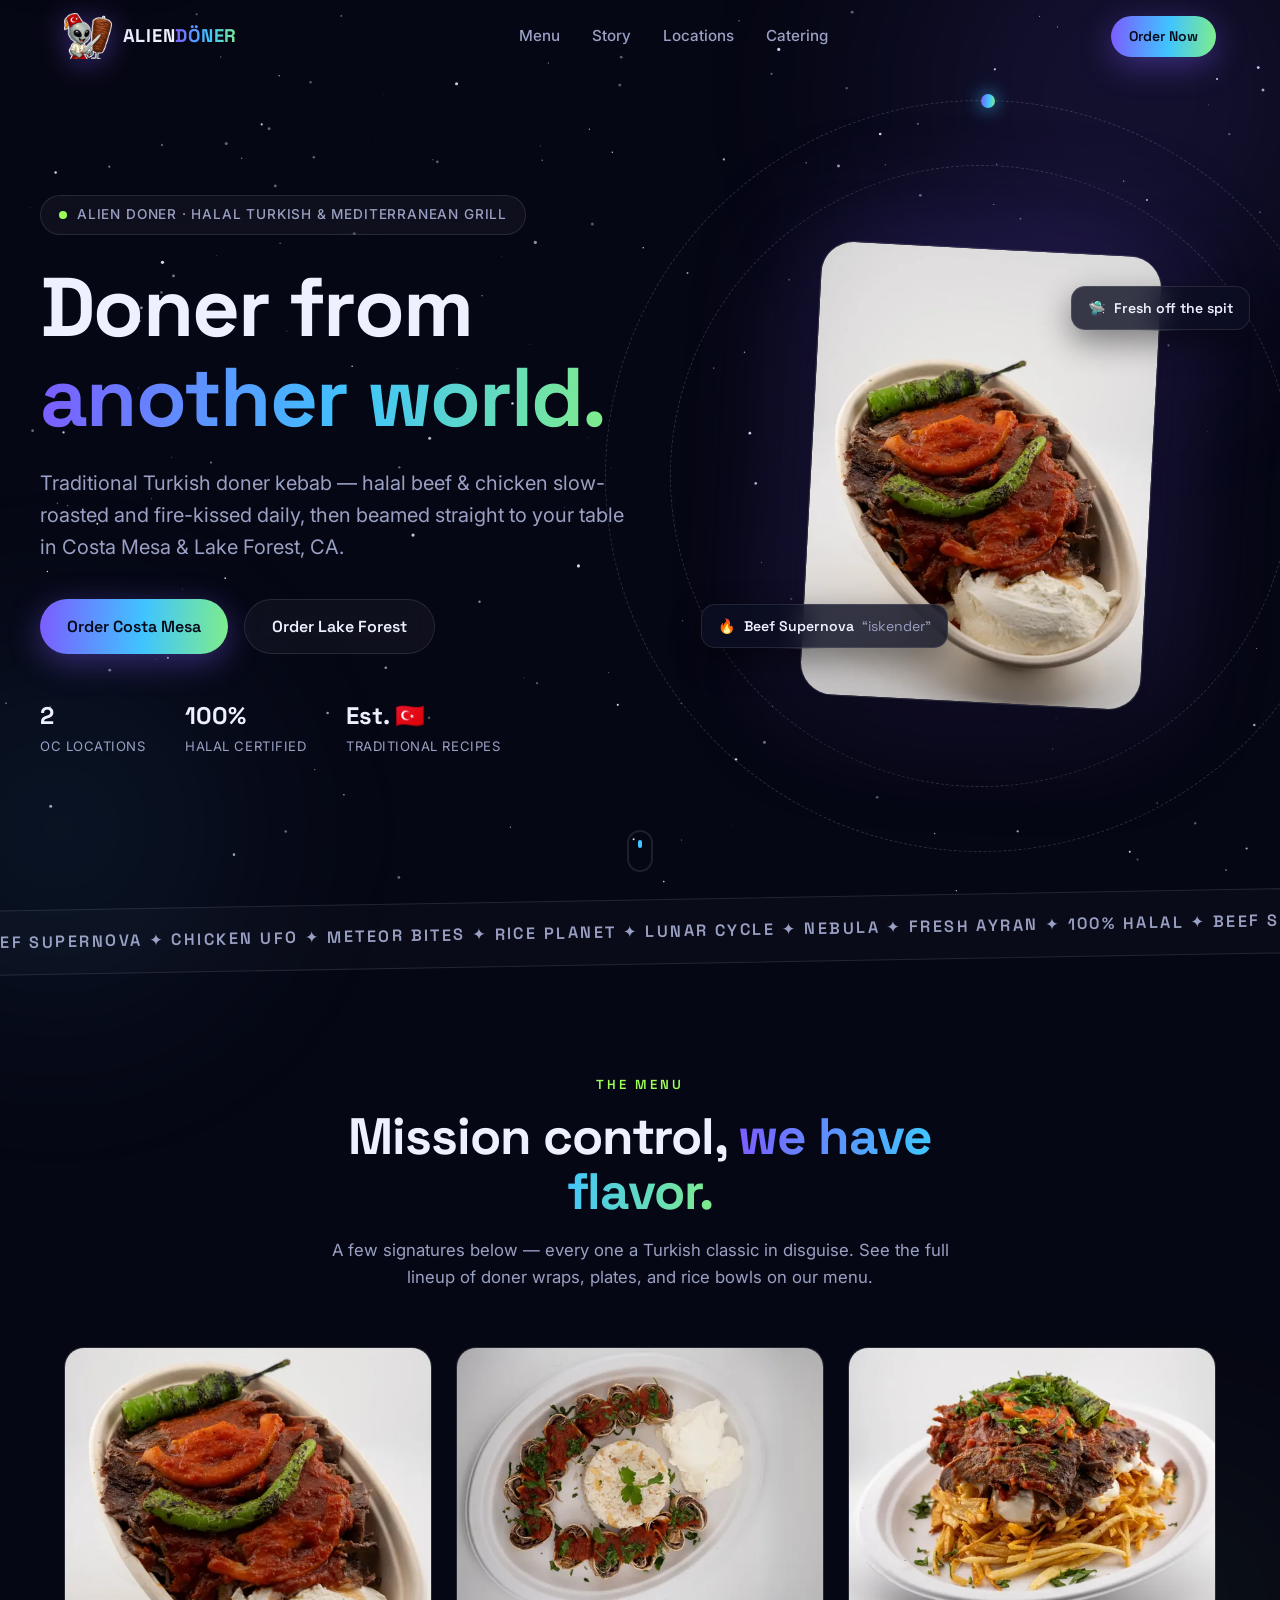
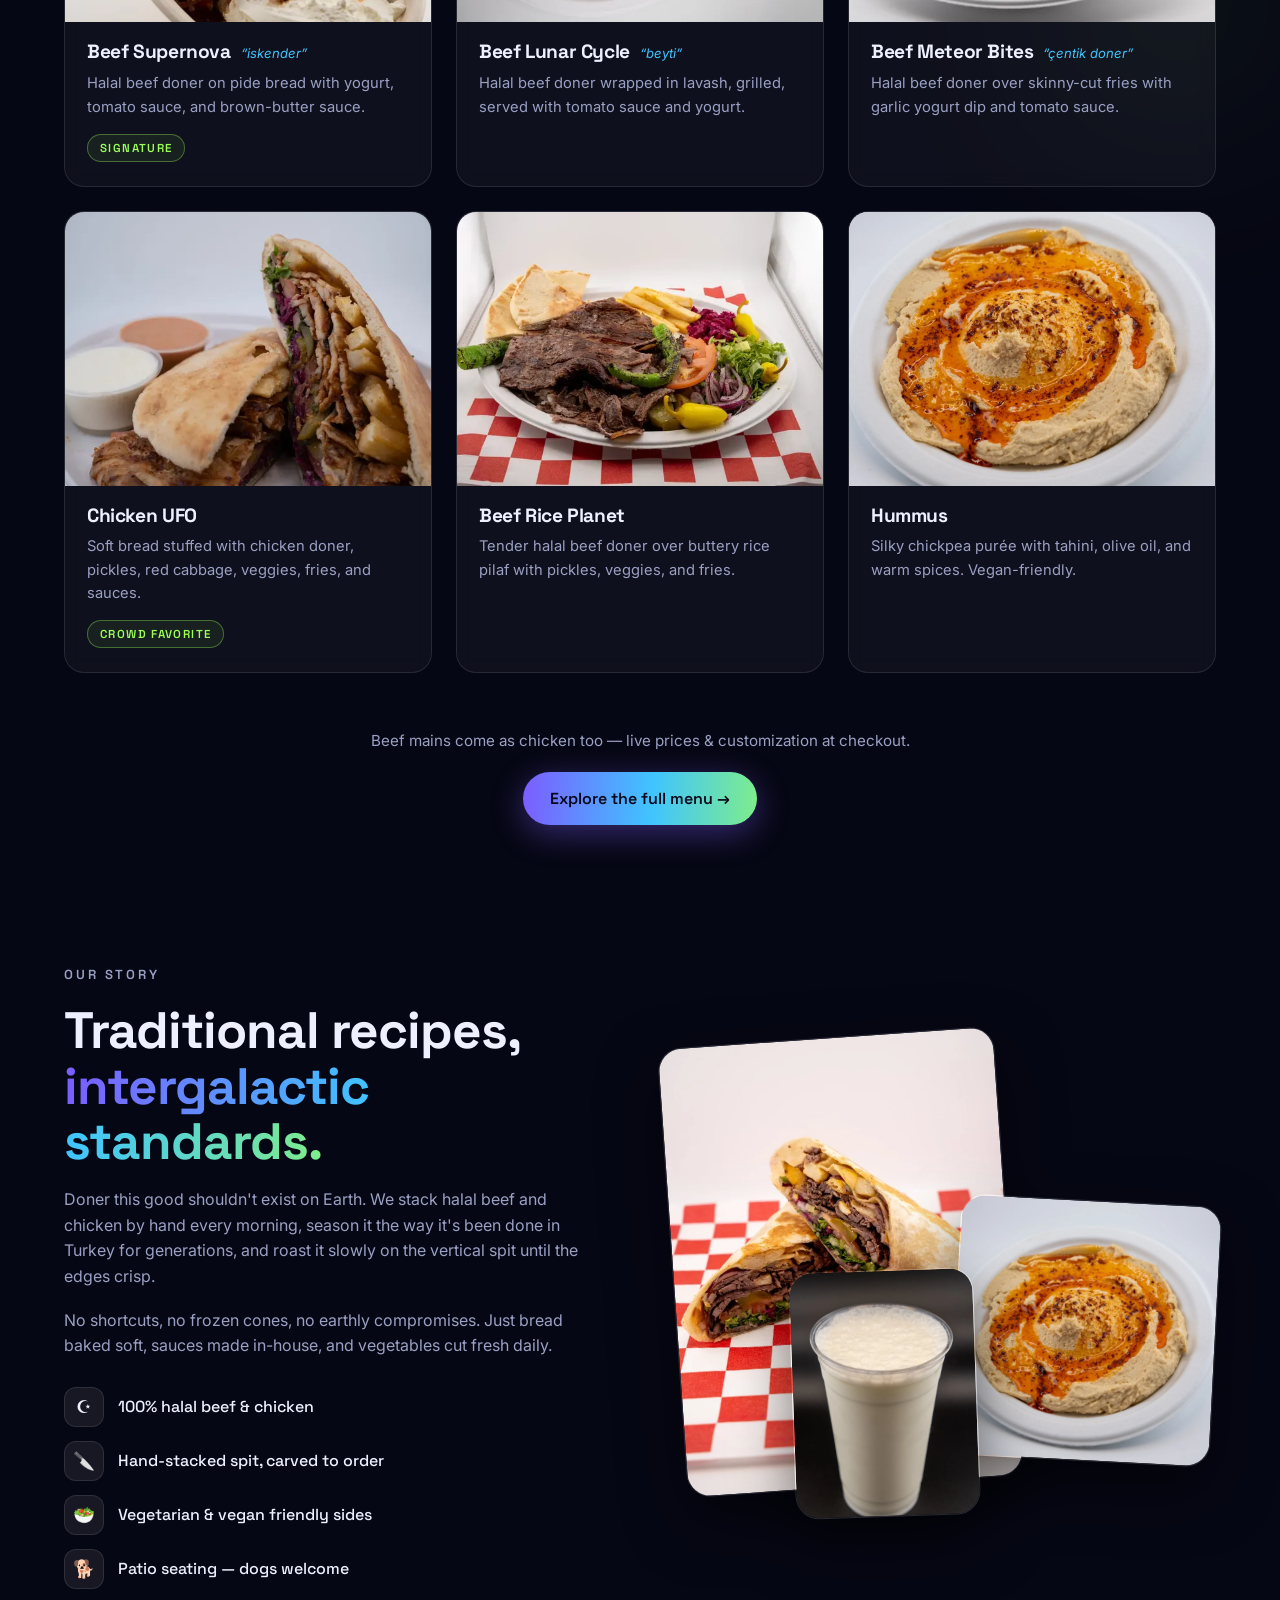
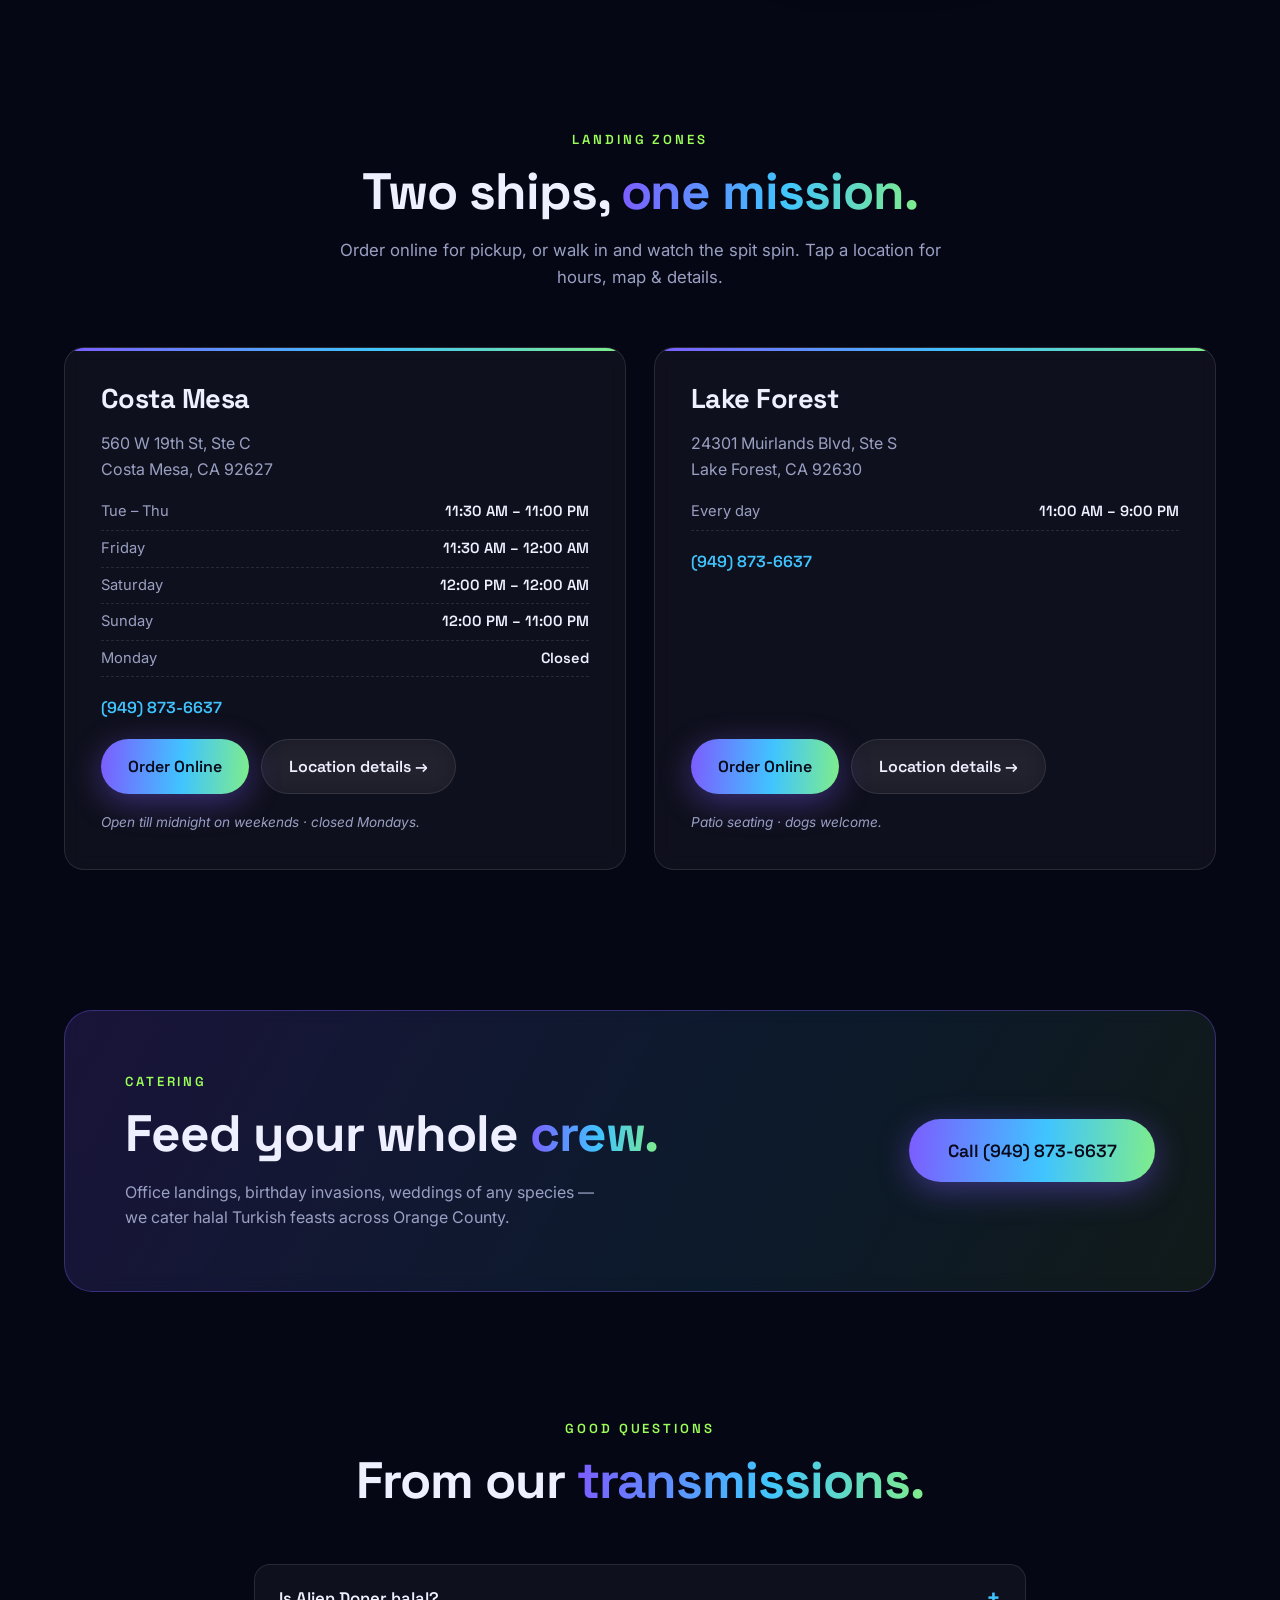
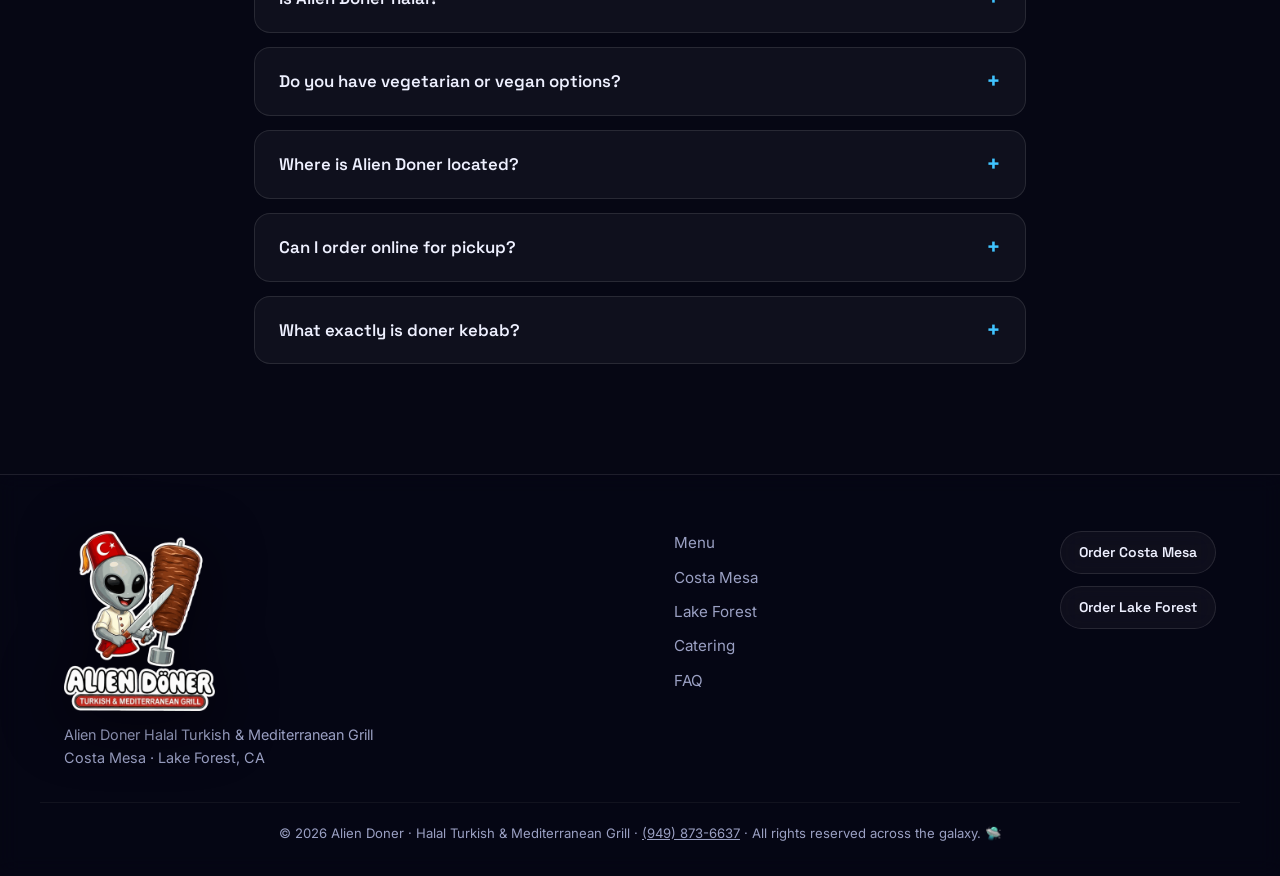
<file: index.html>
<!DOCTYPE html>
<html lang="en">
<head>
  <meta charset="UTF-8">
  <meta name="viewport" content="width=device-width, initial-scale=1.0, maximum-scale=1.0, user-scalable=no, viewport-fit=cover">
  <title>Alien Doner — Halal Turkish &amp; Mediterranean Grill</title>
  <meta name="description" content="Alien Doner serves 100% halal Turkish &amp; Mediterranean food — doner kebab, shawarma-style wraps, iskender, beyti &amp; rice plates — made with traditional recipes. Two Orange County locations in Costa Mesa &amp; Lake Forest, CA. Order online for pickup.">
  <link rel="canonical" href="https://aliendoner.com/">
  <meta name="theme-color" content="#060714">
  <meta name="robots" content="index, follow, max-image-preview:large">
  <meta name="google-site-verification" content="ziHcUoqwTZ20JGK7GlnmFR_6cvTbEqophAIUuutIYBk">
  <meta name="keywords" content="halal doner, doner kebab, Turkish food, Mediterranean grill, shawarma, iskender, Costa Mesa halal, Lake Forest halal, Orange County doner">

  <!-- Open Graph -->
  <meta property="og:site_name" content="Alien Doner">
  <meta property="og:title" content="Alien Doner — Doner From Another World">
  <meta property="og:description" content="100% halal Turkish &amp; Mediterranean grill. Traditional recipes, cosmic flavor. Costa Mesa &amp; Lake Forest, CA.">
  <meta property="og:type" content="restaurant">
  <meta property="og:url" content="https://aliendoner.com/">
  <meta property="og:image" content="https://aliendoner.com/images/beef-supernova.jpg">
  <meta property="og:image:alt" content="Beef Supernova — halal beef doner iskender with yogurt and tomato sauce">
  <meta property="og:locale" content="en_US">
  <!-- Twitter -->
  <meta name="twitter:card" content="summary_large_image">
  <meta name="twitter:title" content="Alien Doner — Doner From Another World">
  <meta name="twitter:description" content="100% halal Turkish &amp; Mediterranean grill in Costa Mesa &amp; Lake Forest, CA.">
  <meta name="twitter:image" content="https://aliendoner.com/images/beef-supernova.jpg">

  <link rel="icon" type="image/png" href="/images/logo-mark.png">
  <link rel="apple-touch-icon" href="/images/logo-mark.png">
  <link rel="manifest" href="/site.webmanifest">
  <link rel="preconnect" href="https://fonts.googleapis.com">
  <link rel="preconnect" href="https://fonts.gstatic.com" crossorigin>
  <link href="https://fonts.googleapis.com/css2?family=Space+Grotesk:wght@400;500;600;700&family=Inter:wght@400;500;600&display=swap" rel="stylesheet">
  <link rel="stylesheet" href="/css/styles.css">
<script>(function(){try{var t=new URLSearchParams(location.search).get('theme');if(t==='warm')sessionStorage.setItem('adTheme','warm');else if(t==='default')sessionStorage.removeItem('adTheme');if(sessionStorage.getItem('adTheme')==='warm')document.head.insertAdjacentHTML('beforeend','<link rel="stylesheet" href="/css/warm.css">');}catch(e){}})();</script>


  <script type="application/ld+json">
  {
    "@context": "https://schema.org",
    "@graph": [
      {
        "@type": "WebSite",
        "@id": "https://aliendoner.com/#website",
        "url": "https://aliendoner.com/",
        "name": "Alien Doner",
        "description": "Halal Turkish & Mediterranean grill in Orange County, CA.",
        "inLanguage": "en-US"
      },
      {
        "@type": "Restaurant",
        "@id": "https://aliendoner.com/costa-mesa.html#restaurant",
        "name": "Alien Doner — Costa Mesa",
        "url": "https://aliendoner.com/costa-mesa.html",
        "image": [
          "https://aliendoner.com/images/beef-supernova.jpg",
          "https://aliendoner.com/images/chicken-ufo.jpg",
          "https://aliendoner.com/images/beef-rice-planet.jpg"
        ],
        "logo": "https://aliendoner.com/images/logo-full.png",
        "servesCuisine": ["Turkish", "Mediterranean", "Halal", "Kebab"],
        "priceRange": "$$",
        "telephone": "+19498736637",
        "menu": "https://aliendoner.com/menu.html",
        "acceptsReservations": "False",
        "address": {
          "@type": "PostalAddress",
          "streetAddress": "560 W 19th St, Ste C",
          "addressLocality": "Costa Mesa",
          "addressRegion": "CA",
          "postalCode": "92627",
          "addressCountry": "US"
        },
        "geo": { "@type": "GeoCoordinates", "latitude": 33.6386, "longitude": -117.9264 },
        "openingHoursSpecification": [
          { "@type": "OpeningHoursSpecification", "dayOfWeek": ["Tuesday","Wednesday","Thursday"], "opens": "11:30", "closes": "23:00" },
          { "@type": "OpeningHoursSpecification", "dayOfWeek": "Friday", "opens": "11:30", "closes": "23:59" },
          { "@type": "OpeningHoursSpecification", "dayOfWeek": "Saturday", "opens": "12:00", "closes": "23:59" },
          { "@type": "OpeningHoursSpecification", "dayOfWeek": "Sunday", "opens": "12:00", "closes": "23:00" }
        ],
        "sameAs": ["https://www.yelp.com/biz/alien-doner-costa-mesa-5"]
      },
      {
        "@type": "Restaurant",
        "@id": "https://aliendoner.com/lake-forest.html#restaurant",
        "name": "Alien Doner — Lake Forest",
        "url": "https://aliendoner.com/lake-forest.html",
        "image": [
          "https://aliendoner.com/images/beef-supernova.jpg",
          "https://aliendoner.com/images/chicken-ufo.jpg",
          "https://aliendoner.com/images/beef-rice-planet.jpg"
        ],
        "logo": "https://aliendoner.com/images/logo-full.png",
        "servesCuisine": ["Turkish", "Mediterranean", "Halal", "Kebab"],
        "priceRange": "$$",
        "telephone": "+19498736637",
        "menu": "https://aliendoner.com/menu.html",
        "acceptsReservations": "False",
        "address": {
          "@type": "PostalAddress",
          "streetAddress": "24301 Muirlands Blvd, Ste S",
          "addressLocality": "Lake Forest",
          "addressRegion": "CA",
          "postalCode": "92630",
          "addressCountry": "US"
        },
        "geo": { "@type": "GeoCoordinates", "latitude": 33.6456, "longitude": -117.6889 },
        "openingHoursSpecification": [
          { "@type": "OpeningHoursSpecification", "dayOfWeek": ["Monday","Tuesday","Wednesday","Thursday","Friday","Saturday","Sunday"], "opens": "11:00", "closes": "21:00" }
        ],
        "sameAs": ["https://www.yelp.com/biz/alien-doner-lake-forest-23"]
      },
      {
        "@type": "FAQPage",
        "@id": "https://aliendoner.com/#faq",
        "mainEntity": [
          { "@type": "Question", "name": "Is Alien Doner halal?", "acceptedAnswer": { "@type": "Answer", "text": "Yes. All of our beef and chicken doner is 100% halal, and it's carved fresh to order from the vertical spit." } },
          { "@type": "Question", "name": "Do you have vegetarian or vegan options?", "acceptedAnswer": { "@type": "Answer", "text": "Yes. Our hummus, babaganoush, lentil soup, spiced potatoes, and rice pilaf are vegetarian, and several are vegan-friendly." } },
          { "@type": "Question", "name": "Where is Alien Doner located?", "acceptedAnswer": { "@type": "Answer", "text": "We have two Orange County locations: 560 W 19th St in Costa Mesa, CA and 24301 Muirlands Blvd in Lake Forest, CA." } },
          { "@type": "Question", "name": "Can I order Alien Doner online for pickup?", "acceptedAnswer": { "@type": "Answer", "text": "Yes. You can order online for pickup at either location through our ordering links, or call us at (949) 873-6637." } },
          { "@type": "Question", "name": "What is doner kebab?", "acceptedAnswer": { "@type": "Answer", "text": "Doner is Turkish-style meat (beef or chicken) stacked on a vertical rotisserie and slow-roasted, then thinly carved. It's the Turkish cousin of shawarma and gyro, served in wraps, over rice, or on bread." } }
        ]
      }
    ]
  }
  </script>
  <!-- Google Analytics 4 (account "Alien Doner", property 560664026). Click events: js/main.js -->
  <script async src="https://www.googletagmanager.com/gtag/js?id=G-2M42JNNVN8"></script>
  <script>
    window.dataLayer = window.dataLayer || [];
    function gtag(){dataLayer.push(arguments);}
    gtag('js', new Date());
    gtag('config', 'G-2M42JNNVN8');
  </script>
</head>
<body id="top">
  <a class="skip-link" href="#maincontent">Skip to content</a>
  <canvas id="starfield" aria-hidden="true"></canvas>
  <div class="nebula nebula-1" aria-hidden="true"></div>
  <div class="nebula nebula-2" aria-hidden="true"></div>
  <div class="nebula nebula-3" aria-hidden="true"></div>

  <!-- ============ NAV ============ -->
  <header class="nav" id="nav">
    <div class="nav-inner">
      <a href="/" class="logo" aria-label="Alien Doner home">
        <img class="logo-mark" src="/images/logo-mark.png" alt="" width="46" height="44" aria-hidden="true">
        <span class="logo-text">ALIEN<em>DÖNER</em></span>
      </a>
      <nav class="nav-links" id="navLinks" aria-label="Main">
        <a href="/menu.html">Menu</a>
        <a href="#story">Story</a>
        <a href="#locations">Locations</a>
        <a href="#catering">Catering</a>
      </nav>
      <div class="nav-cta">
        <a class="btn btn-primary btn-sm" href="#locations">Order Now</a>
        <button class="nav-burger" id="navBurger" aria-label="Open menu" aria-expanded="false">
          <span></span><span></span><span></span>
        </button>
      </div>
    </div>
  </header>

  <main id="maincontent" tabindex="-1">
    <!-- ============ HERO ============ -->
    <section class="hero">
      <div class="hero-inner">
        <div class="hero-copy reveal">
          <p class="hero-badge"><span class="pulse-dot" aria-hidden="true"></span> Alien Doner · Halal Turkish &amp; Mediterranean Grill</p>
          <h1 class="hero-title">
            Doner from<br>
            <span class="grad-text">another world.</span>
          </h1>
          <p class="hero-sub">
            Traditional Turkish doner kebab — halal beef &amp; chicken slow-roasted and fire-kissed daily,
            then beamed straight to your table in Costa Mesa &amp; Lake Forest, CA.
          </p>
          <div class="hero-actions">
            <a class="btn btn-primary" href="https://order.thisway.co/alien-doner-costa-mesa" target="_blank" rel="noopener">Order Costa Mesa</a>
            <a class="btn btn-ghost" href="https://order.thisway.co/alien-doner-lake-forest" target="_blank" rel="noopener">Order Lake Forest</a>
          </div>
          <ul class="hero-stats" aria-label="Highlights">
            <li><strong>2</strong><span>OC locations</span></li>
            <li><strong>100%</strong><span>halal certified</span></li>
            <li><strong>Est. 🇹🇷</strong><span>traditional recipes</span></li>
          </ul>
        </div>
        <div class="hero-visual reveal" aria-hidden="true">
          <div class="orbit-ring orbit-ring-1"></div>
          <div class="orbit-ring orbit-ring-2"><span class="orbit-moon"></span></div>
          <figure class="hero-planet">
            <img src="/images/beef-supernova.webp"
                 srcset="/images/beef-supernova-sm.webp 640w, /images/beef-supernova.webp 800w"
                 sizes="(max-width: 960px) 72vw, 340px"
                 alt="Beef Supernova — halal beef doner on pide bread with yogurt and tomato sauce"
                 width="800" height="1200" fetchpriority="high">
          </figure>
          <div class="hero-chip hero-chip-1"><span>🔥</span> Beef Supernova <em>“iskender”</em></div>
          <div class="hero-chip hero-chip-2"><span>🛸</span> Fresh off the spit</div>
        </div>
      </div>
      <a class="scroll-hint" href="#menu" aria-label="Scroll to menu">
        <span class="scroll-hint-dot"></span>
      </a>
    </section>

    <!-- ============ MARQUEE ============ -->
    <div class="marquee" aria-hidden="true">
      <div class="marquee-track">
        <span>BEEF SUPERNOVA ✦ CHICKEN UFO ✦ METEOR BITES ✦ RICE PLANET ✦ LUNAR CYCLE ✦ NEBULA ✦ FRESH AYRAN ✦ 100% HALAL ✦&nbsp;</span>
        <span>BEEF SUPERNOVA ✦ CHICKEN UFO ✦ METEOR BITES ✦ RICE PLANET ✦ LUNAR CYCLE ✦ NEBULA ✦ FRESH AYRAN ✦ 100% HALAL ✦&nbsp;</span>
      </div>
    </div>

    <!-- ============ MENU HIGHLIGHTS ============ -->
    <section class="section" id="menu">
      <div class="section-head reveal">
        <p class="eyebrow">The Menu</p>
        <h2>Mission control, <span class="grad-text">we have flavor.</span></h2>
        <p class="section-sub">A few signatures below — every one a Turkish classic in disguise. See the full lineup of doner wraps, plates, and rice bowls on our menu.</p>
      </div>

      <div class="menu-grid">
        <article class="card reveal">
          <div class="card-img"><img src="/images/beef-supernova.webp" srcset="/images/beef-supernova-sm.webp 640w, /images/beef-supernova.webp 800w" sizes="(max-width:760px) 90vw, 380px" alt="Beef Supernova halal doner iskender" width="800" height="1200" loading="lazy"></div>
          <div class="card-body">
            <div class="card-title"><h3>Beef Supernova</h3><span class="card-alias">“iskender”</span></div>
            <p>Halal beef doner on pide bread with yogurt, tomato sauce, and brown-butter sauce.</p>
            <span class="card-tag">Signature</span>
          </div>
        </article>
        <article class="card reveal">
          <div class="card-img"><img src="/images/beef-lunar-cycle.webp" srcset="/images/beef-lunar-cycle-sm.webp 640w, /images/beef-lunar-cycle.webp 1200w" sizes="(max-width:760px) 90vw, 380px" alt="Beef Lunar Cycle beyti doner roll" width="1200" height="800" loading="lazy"></div>
          <div class="card-body">
            <div class="card-title"><h3>Beef Lunar Cycle</h3><span class="card-alias">“beyti”</span></div>
            <p>Halal beef doner wrapped in lavash, grilled, served with tomato sauce and yogurt.</p>
          </div>
        </article>
        <article class="card reveal">
          <div class="card-img"><img src="/images/beef-meteor-bites.webp" srcset="/images/beef-meteor-bites-sm.webp 640w, /images/beef-meteor-bites.webp 1200w" sizes="(max-width:760px) 90vw, 380px" alt="Beef Meteor Bites doner over fries" width="1200" height="800" loading="lazy"></div>
          <div class="card-body">
            <div class="card-title"><h3>Beef Meteor Bites</h3><span class="card-alias">“çentik doner”</span></div>
            <p>Halal beef doner over skinny-cut fries with garlic yogurt dip and tomato sauce.</p>
          </div>
        </article>
        <article class="card reveal">
          <div class="card-img"><img src="/images/chicken-ufo.webp" srcset="/images/chicken-ufo-sm.webp 640w, /images/chicken-ufo.webp 1200w" sizes="(max-width:760px) 90vw, 380px" alt="Chicken UFO stuffed doner sandwich" width="1200" height="800" loading="lazy"></div>
          <div class="card-body">
            <div class="card-title"><h3>Chicken UFO</h3></div>
            <p>Soft bread stuffed with chicken doner, pickles, red cabbage, veggies, fries, and sauces.</p>
            <span class="card-tag">Crowd favorite</span>
          </div>
        </article>
        <article class="card reveal">
          <div class="card-img"><img src="/images/beef-rice-planet.webp" srcset="/images/beef-rice-planet-sm.webp 640w, /images/beef-rice-planet.webp 1200w" sizes="(max-width:760px) 90vw, 380px" alt="Beef Rice Planet doner rice bowl" width="1200" height="800" loading="lazy"></div>
          <div class="card-body">
            <div class="card-title"><h3>Beef Rice Planet</h3></div>
            <p>Tender halal beef doner over buttery rice pilaf with pickles, veggies, and fries.</p>
          </div>
        </article>
        <article class="card reveal">
          <div class="card-img"><img src="/images/humus.webp" srcset="/images/humus-sm.webp 640w, /images/humus.webp 1200w" sizes="(max-width:760px) 90vw, 380px" alt="Fresh hummus with tahini and olive oil" width="1200" height="1188" loading="lazy"></div>
          <div class="card-body">
            <div class="card-title"><h3>Hummus</h3></div>
            <p>Silky chickpea purée with tahini, olive oil, and warm spices. Vegan-friendly.</p>
          </div>
        </article>
      </div>

      <div class="menu-cta reveal">
        <p>Beef mains come as chicken too — live prices &amp; customization at checkout.</p>
        <a class="btn btn-primary" href="/menu.html">Explore the full menu →</a>
      </div>
    </section>

    <!-- ============ STORY ============ -->
    <section class="section section-story" id="story">
      <div class="story-grid">
        <div class="story-copy reveal">
          <p class="eyebrow">Our Story</p>
          <h2>Traditional recipes,<br><span class="grad-text">intergalactic standards.</span></h2>
          <p>
            Doner this good shouldn't exist on Earth. We stack halal beef and chicken by hand every
            morning, season it the way it's been done in Turkey for generations, and roast it slowly
            on the vertical spit until the edges crisp.
          </p>
          <p>
            No shortcuts, no frozen cones, no earthly compromises. Just bread baked soft, sauces made
            in-house, and vegetables cut fresh daily.
          </p>
          <ul class="story-points">
            <li><span aria-hidden="true">☪️</span> 100% halal beef &amp; chicken</li>
            <li><span aria-hidden="true">🔪</span> Hand-stacked spit, carved to order</li>
            <li><span aria-hidden="true">🥗</span> Vegetarian &amp; vegan friendly sides</li>
            <li><span aria-hidden="true">🐕</span> Patio seating — dogs welcome</li>
          </ul>
        </div>
        <div class="story-visual reveal" aria-hidden="true">
          <div class="story-img story-img-1"><img src="/images/beef-wraps.webp" alt="" width="640" height="960" loading="lazy"></div>
          <div class="story-img story-img-2"><img src="/images/humus.webp" alt="" width="600" height="594" loading="lazy"></div>
          <div class="story-img story-img-3"><img src="/images/ayran.webp" alt="" width="640" height="960" loading="lazy"></div>
        </div>
      </div>
    </section>

    <!-- ============ LOCATIONS ============ -->
    <section class="section" id="locations">
      <div class="section-head reveal">
        <p class="eyebrow">Landing Zones</p>
        <h2>Two ships, <span class="grad-text">one mission.</span></h2>
        <p class="section-sub">Order online for pickup, or walk in and watch the spit spin. Tap a location for hours, map &amp; details.</p>
      </div>
      <div class="loc-grid">
        <article class="loc-card reveal">
          <h3>Costa Mesa</h3>
          <p class="loc-addr">560 W 19th St, Ste C<br>Costa Mesa, CA 92627</p>
          <dl class="loc-hours">
            <div><dt>Tue – Thu</dt><dd>11:30 AM – 11:00 PM</dd></div>
            <div><dt>Friday</dt><dd>11:30 AM – 12:00 AM</dd></div>
            <div><dt>Saturday</dt><dd>12:00 PM – 12:00 AM</dd></div>
            <div><dt>Sunday</dt><dd>12:00 PM – 11:00 PM</dd></div>
            <div><dt>Monday</dt><dd>Closed</dd></div>
          </dl>
          <p class="loc-phone"><a href="tel:+19498736637">(949) 873-6637</a></p>
          <div class="loc-actions">
            <a class="btn btn-primary" href="https://order.thisway.co/alien-doner-costa-mesa" target="_blank" rel="noopener">Order Online</a>
            <a class="btn btn-ghost" href="/costa-mesa.html">Location details →</a>
          </div>
          <span class="loc-note">Open till midnight on weekends · closed Mondays.</span>
        </article>
        <article class="loc-card reveal">
          <h3>Lake Forest</h3>
          <p class="loc-addr">24301 Muirlands Blvd, Ste S<br>Lake Forest, CA 92630</p>
          <dl class="loc-hours">
            <div><dt>Every day</dt><dd>11:00 AM – 9:00 PM</dd></div>
          </dl>
          <p class="loc-phone"><a href="tel:+19498736637">(949) 873-6637</a></p>
          <div class="loc-actions">
            <a class="btn btn-primary" href="https://order.thisway.co/alien-doner-lake-forest" target="_blank" rel="noopener">Order Online</a>
            <a class="btn btn-ghost" href="/lake-forest.html">Location details →</a>
          </div>
          <span class="loc-note">Patio seating · dogs welcome.</span>
        </article>
      </div>
    </section>

    <!-- ============ CATERING ============ -->
    <section class="section" id="catering">
      <div class="catering-banner reveal">
        <div>
          <p class="eyebrow">Catering</p>
          <h2>Feed your whole <span class="grad-text">crew.</span></h2>
          <p>Office landings, birthday invasions, weddings of any species — we cater halal Turkish feasts across Orange County.</p>
        </div>
        <a class="btn btn-primary btn-lg" href="tel:+19498736637">Call (949) 873-6637</a>
      </div>
    </section>

    <!-- ============ FAQ ============ -->
    <section class="faq" id="faq" aria-labelledby="faq-h">
      <div class="section-head reveal">
        <p class="eyebrow">Good Questions</p>
        <h2 id="faq-h">From our <span class="grad-text">transmissions.</span></h2>
      </div>
      <details class="faq-item reveal">
        <summary>Is Alien Doner halal?</summary>
        <div class="faq-body">Yes — all of our beef and chicken doner is 100% halal, carved fresh to order from the vertical spit.</div>
      </details>
      <details class="faq-item reveal">
        <summary>Do you have vegetarian or vegan options?</summary>
        <div class="faq-body">Yes. Our hummus, babaganoush, lentil soup, spiced potatoes, and rice pilaf are vegetarian, and several are vegan-friendly. Just ask when you order.</div>
      </details>
      <details class="faq-item reveal">
        <summary>Where is Alien Doner located?</summary>
        <div class="faq-body">Two Orange County spots: <a href="/costa-mesa.html">560 W 19th St in Costa Mesa</a> and <a href="/lake-forest.html">24301 Muirlands Blvd in Lake Forest</a>.</div>
      </details>
      <details class="faq-item reveal">
        <summary>Can I order online for pickup?</summary>
        <div class="faq-body">Absolutely. Order online for <a href="https://order.thisway.co/alien-doner-costa-mesa" target="_blank" rel="noopener">Costa Mesa</a> or <a href="https://order.thisway.co/alien-doner-lake-forest" target="_blank" rel="noopener">Lake Forest</a>, or call (949) 873-6637.</div>
      </details>
      <details class="faq-item reveal">
        <summary>What exactly is doner kebab?</summary>
        <div class="faq-body">Doner is Turkish-style meat (beef or chicken) stacked on a vertical rotisserie and slow-roasted, then thinly carved — the Turkish cousin of shawarma and gyro. We serve it in wraps, over rice, and on bread.</div>
      </details>
    </section>
  </main>

  <!-- ============ FOOTER ============ -->
  <footer class="footer">
    <div class="footer-inner">
      <div class="footer-brand">
        <img class="footer-logo" src="/images/logo-full.png" alt="Alien Doner — Turkish &amp; Mediterranean Grill" width="180" height="214" loading="lazy">
        <p>Alien Doner Halal Turkish &amp; Mediterranean Grill<br>Costa Mesa · Lake Forest, CA</p>
      </div>
      <nav class="footer-links" aria-label="Footer">
        <a href="/menu.html">Menu</a>
        <a href="/costa-mesa.html">Costa Mesa</a>
        <a href="/lake-forest.html">Lake Forest</a>
        <a href="#catering">Catering</a>
        <a href="#faq">FAQ</a>
      </nav>
      <div class="footer-order">
        <a class="btn btn-ghost btn-sm" href="https://order.thisway.co/alien-doner-costa-mesa" target="_blank" rel="noopener">Order Costa Mesa</a>
        <a class="btn btn-ghost btn-sm" href="https://order.thisway.co/alien-doner-lake-forest" target="_blank" rel="noopener">Order Lake Forest</a>
      </div>
    </div>
    <p class="footer-fine">© <span id="year">2026</span> Alien Doner · Halal Turkish &amp; Mediterranean Grill · <a href="tel:+19498736637" style="color:inherit">(949) 873-6637</a> · All rights reserved across the galaxy. 🛸</p>
  </footer>

  <script src="/js/main.js" defer></script>
</body>
</html>
</file>
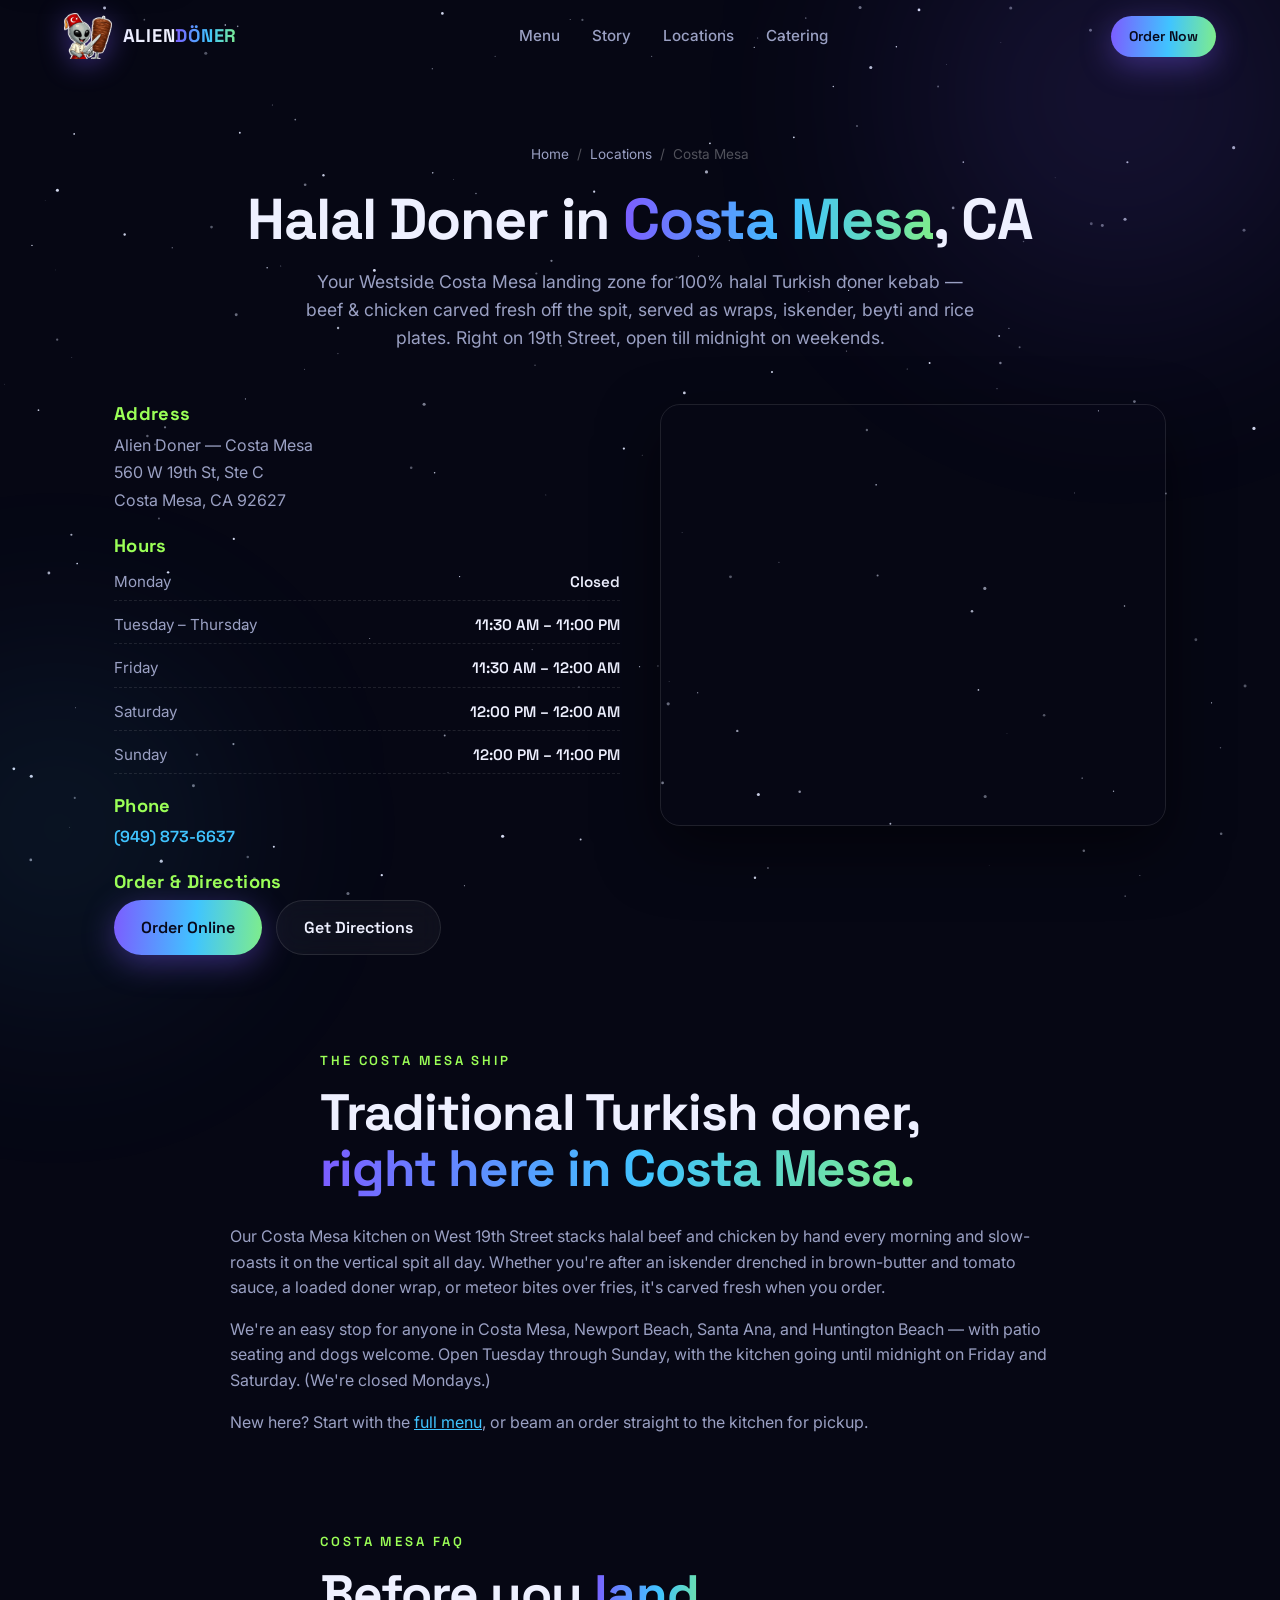
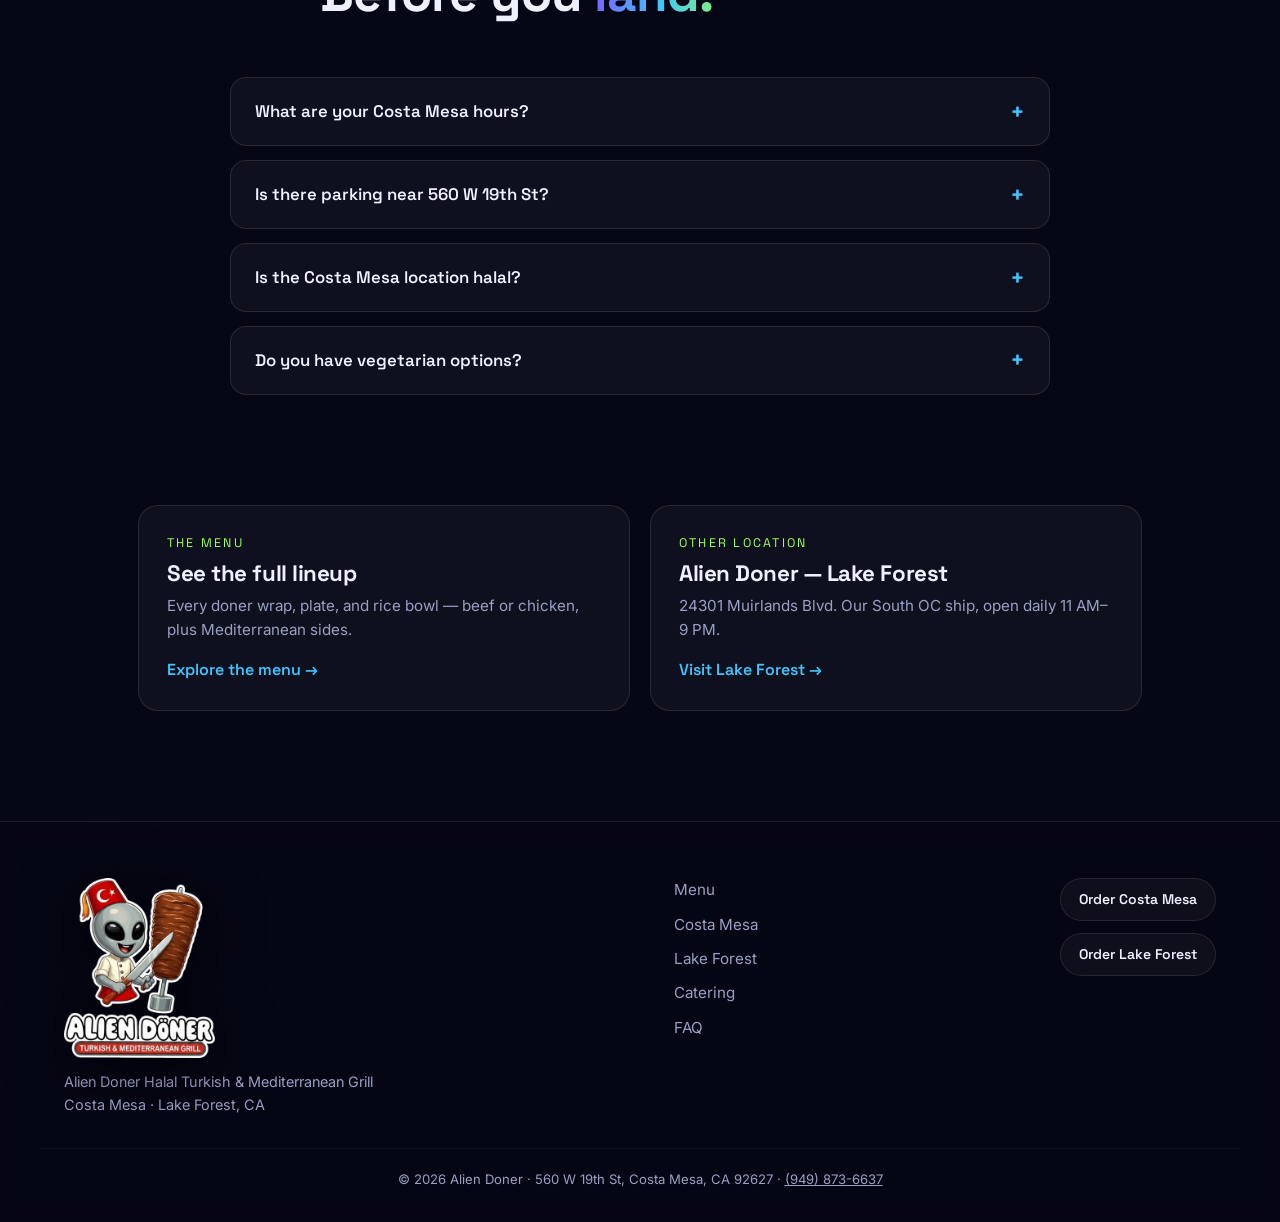
<file: costa-mesa.html>
<!DOCTYPE html>
<html lang="en">
<head>
  <meta charset="UTF-8">
  <meta name="viewport" content="width=device-width, initial-scale=1.0, maximum-scale=1.0, user-scalable=no, viewport-fit=cover">
  <title>Alien Doner — Costa Mesa</title>
  <meta name="description" content="Alien Doner in Costa Mesa serves 100% halal Turkish doner kebab, wraps, iskender &amp; rice plates at 560 W 19th St. Open Tuesday–Sunday (closed Mondays), until midnight on Fridays &amp; Saturdays. Order online for pickup or call (949) 873-6637.">
  <link rel="canonical" href="https://aliendoner.com/costa-mesa.html">
  <meta name="theme-color" content="#060714">
  <meta name="robots" content="index, follow, max-image-preview:large">
  <meta name="geo.region" content="US-CA">
  <meta name="geo.placename" content="Costa Mesa">
  <meta name="geo.position" content="33.6386;-117.9264">
  <meta name="ICBM" content="33.6386, -117.9264">

  <meta property="og:site_name" content="Alien Doner">
  <meta property="og:title" content="Alien Doner — Costa Mesa | Halal Turkish Doner">
  <meta property="og:description" content="100% halal doner kebab at 560 W 19th St, Costa Mesa, CA. Open Tue–Sun, till midnight on weekends.">
  <meta property="og:type" content="restaurant">
  <meta property="og:url" content="https://aliendoner.com/costa-mesa.html">
  <meta property="og:image" content="https://aliendoner.com/images/beef-supernova.jpg">
  <meta name="twitter:card" content="summary_large_image">
  <meta name="twitter:image" content="https://aliendoner.com/images/beef-supernova.jpg">

  <link rel="icon" type="image/png" href="/images/logo-mark.png">
  <link rel="apple-touch-icon" href="/images/logo-mark.png">
  <link rel="manifest" href="/site.webmanifest">
  <link rel="preconnect" href="https://fonts.googleapis.com">
  <link rel="preconnect" href="https://fonts.gstatic.com" crossorigin>
  <link href="https://fonts.googleapis.com/css2?family=Space+Grotesk:wght@400;500;600;700&family=Inter:wght@400;500;600&display=swap" rel="stylesheet">
  <link rel="stylesheet" href="/css/styles.css">
<script>(function(){try{var t=new URLSearchParams(location.search).get('theme');if(t==='warm')sessionStorage.setItem('adTheme','warm');else if(t==='default')sessionStorage.removeItem('adTheme');if(sessionStorage.getItem('adTheme')==='warm')document.head.insertAdjacentHTML('beforeend','<link rel="stylesheet" href="/css/warm.css">');}catch(e){}})();</script>


  <script type="application/ld+json">
  {
    "@context": "https://schema.org",
    "@graph": [
      {
        "@type": "BreadcrumbList",
        "itemListElement": [
          { "@type": "ListItem", "position": 1, "name": "Home", "item": "https://aliendoner.com/" },
          { "@type": "ListItem", "position": 2, "name": "Costa Mesa", "item": "https://aliendoner.com/costa-mesa.html" }
        ]
      },
      {
        "@type": "Restaurant",
        "@id": "https://aliendoner.com/costa-mesa.html#restaurant",
        "name": "Alien Doner — Costa Mesa",
        "url": "https://aliendoner.com/costa-mesa.html",
        "image": [
          "https://aliendoner.com/images/beef-supernova.jpg",
          "https://aliendoner.com/images/chicken-ufo.jpg",
          "https://aliendoner.com/images/beef-rice-planet.jpg"
        ],
        "logo": "https://aliendoner.com/images/logo-full.png",
        "servesCuisine": ["Turkish", "Mediterranean", "Halal", "Kebab"],
        "priceRange": "$$",
        "telephone": "+19498736637",
        "menu": "https://aliendoner.com/menu.html",
        "acceptsReservations": "False",
        "hasMap": "https://maps.google.com/?q=Alien+Doner+560+W+19th+St+Costa+Mesa+CA+92627",
        "address": {
          "@type": "PostalAddress",
          "streetAddress": "560 W 19th St, Ste C",
          "addressLocality": "Costa Mesa",
          "addressRegion": "CA",
          "postalCode": "92627",
          "addressCountry": "US"
        },
        "geo": { "@type": "GeoCoordinates", "latitude": 33.6386, "longitude": -117.9264 },
        "openingHoursSpecification": [
          { "@type": "OpeningHoursSpecification", "dayOfWeek": ["Tuesday","Wednesday","Thursday"], "opens": "11:30", "closes": "23:00" },
          { "@type": "OpeningHoursSpecification", "dayOfWeek": "Friday", "opens": "11:30", "closes": "23:59" },
          { "@type": "OpeningHoursSpecification", "dayOfWeek": "Saturday", "opens": "12:00", "closes": "23:59" },
          { "@type": "OpeningHoursSpecification", "dayOfWeek": "Sunday", "opens": "12:00", "closes": "23:00" }
        ],
        "areaServed": ["Costa Mesa", "Newport Beach", "Santa Ana", "Huntington Beach", "Orange County"],
        "sameAs": ["https://www.yelp.com/biz/alien-doner-costa-mesa-5"]
      },
      {
        "@type": "FAQPage",
        "mainEntity": [
          { "@type": "Question", "name": "What are Alien Doner Costa Mesa's hours?", "acceptedAnswer": { "@type": "Answer", "text": "Tuesday through Thursday 11:30 AM to 11:00 PM, Friday 11:30 AM to midnight, Saturday noon to midnight, and Sunday noon to 11:00 PM. Closed Mondays." } },
          { "@type": "Question", "name": "Is there parking at the Costa Mesa location?", "acceptedAnswer": { "@type": "Answer", "text": "Yes, there is street and lot parking near 560 W 19th St in Costa Mesa." } },
          { "@type": "Question", "name": "Is the Costa Mesa doner halal?", "acceptedAnswer": { "@type": "Answer", "text": "Yes. All beef and chicken doner at our Costa Mesa location is 100% halal." } }
        ]
      }
    ]
  }
  </script>
  <!-- Google Analytics 4 (account "Alien Doner", property 560664026). Click events: js/main.js -->
  <script async src="https://www.googletagmanager.com/gtag/js?id=G-2M42JNNVN8"></script>
  <script>
    window.dataLayer = window.dataLayer || [];
    function gtag(){dataLayer.push(arguments);}
    gtag('js', new Date());
    gtag('config', 'G-2M42JNNVN8');
  </script>
</head>
<body id="top">
  <a class="skip-link" href="#maincontent">Skip to content</a>
  <canvas id="starfield" aria-hidden="true"></canvas>
  <div class="nebula nebula-1" aria-hidden="true"></div>
  <div class="nebula nebula-2" aria-hidden="true"></div>

  <header class="nav" id="nav">
    <div class="nav-inner">
      <a href="/" class="logo" aria-label="Alien Doner home">
        <img class="logo-mark" src="/images/logo-mark.png" alt="" width="46" height="44" aria-hidden="true">
        <span class="logo-text">ALIEN<em>DÖNER</em></span>
      </a>
      <nav class="nav-links" id="navLinks" aria-label="Main">
        <a href="/menu.html">Menu</a>
        <a href="/#story">Story</a>
        <a href="/#locations">Locations</a>
        <a href="/#catering">Catering</a>
      </nav>
      <div class="nav-cta">
        <a class="btn btn-primary btn-sm" href="https://order.thisway.co/alien-doner-costa-mesa" target="_blank" rel="noopener">Order Now</a>
        <button class="nav-burger" id="navBurger" aria-label="Open menu" aria-expanded="false">
          <span></span><span></span><span></span>
        </button>
      </div>
    </div>
  </header>

  <main id="maincontent" tabindex="-1">
    <div class="page-hero">
      <nav class="breadcrumb" aria-label="Breadcrumb">
        <a href="/">Home</a> <span>/</span> <a href="/#locations">Locations</a> <span>/</span> <span aria-current="page">Costa Mesa</span>
      </nav>
      <h1>Halal Doner in <span class="grad-text">Costa Mesa</span>, CA</h1>
      <p class="lede">Your Westside Costa Mesa landing zone for 100% halal Turkish doner kebab — beef &amp; chicken carved fresh off the spit, served as wraps, iskender, beyti and rice plates. Right on 19th Street, open till midnight on weekends.</p>
    </div>

    <div class="loc-detail">
      <div class="loc-detail-grid reveal">
        <div class="loc-info">
          <div class="info-block">
            <h2>Address</h2>
            <address>
              Alien Doner — Costa Mesa<br>
              560 W 19th St, Ste C<br>
              Costa Mesa, CA 92627
            </address>
          </div>
          <div class="info-block">
            <h2>Hours</h2>
            <dl class="info-hours">
              <div><dt>Monday</dt><dd>Closed</dd></div>
              <div><dt>Tuesday – Thursday</dt><dd>11:30 AM – 11:00 PM</dd></div>
              <div><dt>Friday</dt><dd>11:30 AM – 12:00 AM</dd></div>
              <div><dt>Saturday</dt><dd>12:00 PM – 12:00 AM</dd></div>
              <div><dt>Sunday</dt><dd>12:00 PM – 11:00 PM</dd></div>
            </dl>
          </div>
          <div class="info-block">
            <h2>Phone</h2>
            <p class="loc-phone"><a href="tel:+19498736637">(949) 873-6637</a></p>
          </div>
          <div class="info-block">
            <h2>Order &amp; Directions</h2>
            <div class="loc-order-row">
              <a class="btn btn-primary" href="https://order.thisway.co/alien-doner-costa-mesa" target="_blank" rel="noopener">Order Online</a>
              <a class="btn btn-ghost" href="https://maps.google.com/?q=Alien+Doner+560+W+19th+St+Costa+Mesa+CA+92627" target="_blank" rel="noopener">Get Directions</a>
            </div>
          </div>
        </div>
        <div class="loc-map">
          <iframe
            title="Map to Alien Doner Costa Mesa, 560 W 19th St"
            src="https://maps.google.com/maps?q=560%20W%2019th%20St%2C%20Costa%20Mesa%2C%20CA%2092627&z=15&output=embed"
            loading="lazy" referrerpolicy="no-referrer-when-downgrade"></iframe>
        </div>
      </div>

      <section class="section" style="max-width:820px;padding:96px 0 0">
        <div class="section-head reveal" style="text-align:left;margin-bottom:28px">
          <p class="eyebrow">The Costa Mesa Ship</p>
          <h2>Traditional Turkish doner, <span class="grad-text">right here in Costa Mesa.</span></h2>
        </div>
        <div class="reveal" style="color:var(--text-dim)">
          <p style="margin-bottom:16px">Our Costa Mesa kitchen on West 19th Street stacks halal beef and chicken by hand every morning and slow-roasts it on the vertical spit all day. Whether you're after an iskender drenched in brown-butter and tomato sauce, a loaded doner wrap, or meteor bites over fries, it's carved fresh when you order.</p>
          <p style="margin-bottom:16px">We're an easy stop for anyone in Costa Mesa, Newport Beach, Santa Ana, and Huntington Beach — with patio seating and dogs welcome. Open Tuesday through Sunday, with the kitchen going until midnight on Friday and Saturday. (We're closed Mondays.)</p>
          <p>New here? Start with the <a href="/menu.html" style="color:var(--accent-2)">full menu</a>, or beam an order straight to the kitchen for pickup.</p>
        </div>
      </section>

      <section class="faq" style="padding:96px 0 0">
        <div class="section-head reveal" style="text-align:left">
          <p class="eyebrow">Costa Mesa FAQ</p>
          <h2>Before you <span class="grad-text">land.</span></h2>
        </div>
        <details class="faq-item reveal">
          <summary>What are your Costa Mesa hours?</summary>
          <div class="faq-body">Tuesday–Thursday 11:30 AM–11:00 PM, Friday 11:30 AM–midnight, Saturday noon–midnight, and Sunday noon–11:00 PM. We're closed on Mondays.</div>
        </details>
        <details class="faq-item reveal">
          <summary>Is there parking near 560 W 19th St?</summary>
          <div class="faq-body">Yes — there's street parking along 19th Street plus nearby lot parking. It's a quick in-and-out for pickup orders.</div>
        </details>
        <details class="faq-item reveal">
          <summary>Is the Costa Mesa location halal?</summary>
          <div class="faq-body">100%. All of our beef and chicken doner is halal, carved fresh to order.</div>
        </details>
        <details class="faq-item reveal">
          <summary>Do you have vegetarian options?</summary>
          <div class="faq-body">Yes — hummus, babaganoush, lentil soup, spiced potatoes and rice pilaf. Several are vegan-friendly.</div>
        </details>
      </section>

      <section class="crosslink">
        <div class="crosslink-grid">
          <a class="crosslink-card reveal" href="/menu.html">
            <span class="cl-eyebrow">The Menu</span>
            <h3>See the full lineup</h3>
            <p>Every doner wrap, plate, and rice bowl — beef or chicken, plus Mediterranean sides.</p>
            <span class="cl-go">Explore the menu →</span>
          </a>
          <a class="crosslink-card reveal" href="/lake-forest.html">
            <span class="cl-eyebrow">Other Location</span>
            <h3>Alien Doner — Lake Forest</h3>
            <p>24301 Muirlands Blvd. Our South OC ship, open daily 11 AM–9 PM.</p>
            <span class="cl-go">Visit Lake Forest →</span>
          </a>
        </div>
      </section>
    </div>
  </main>

  <footer class="footer">
    <div class="footer-inner">
      <div class="footer-brand">
        <img class="footer-logo" src="/images/logo-full.png" alt="Alien Doner — Turkish &amp; Mediterranean Grill" width="180" height="214" loading="lazy">
        <p>Alien Doner Halal Turkish &amp; Mediterranean Grill<br>Costa Mesa · Lake Forest, CA</p>
      </div>
      <nav class="footer-links" aria-label="Footer">
        <a href="/menu.html">Menu</a>
        <a href="/costa-mesa.html">Costa Mesa</a>
        <a href="/lake-forest.html">Lake Forest</a>
        <a href="/#catering">Catering</a>
        <a href="/#faq">FAQ</a>
      </nav>
      <div class="footer-order">
        <a class="btn btn-ghost btn-sm" href="https://order.thisway.co/alien-doner-costa-mesa" target="_blank" rel="noopener">Order Costa Mesa</a>
        <a class="btn btn-ghost btn-sm" href="https://order.thisway.co/alien-doner-lake-forest" target="_blank" rel="noopener">Order Lake Forest</a>
      </div>
    </div>
    <p class="footer-fine">© <span id="year">2026</span> Alien Doner · 560 W 19th St, Costa Mesa, CA 92627 · <a href="tel:+19498736637" style="color:inherit">(949) 873-6637</a></p>
  </footer>

  <script src="/js/main.js" defer></script>
</body>
</html>
</file>
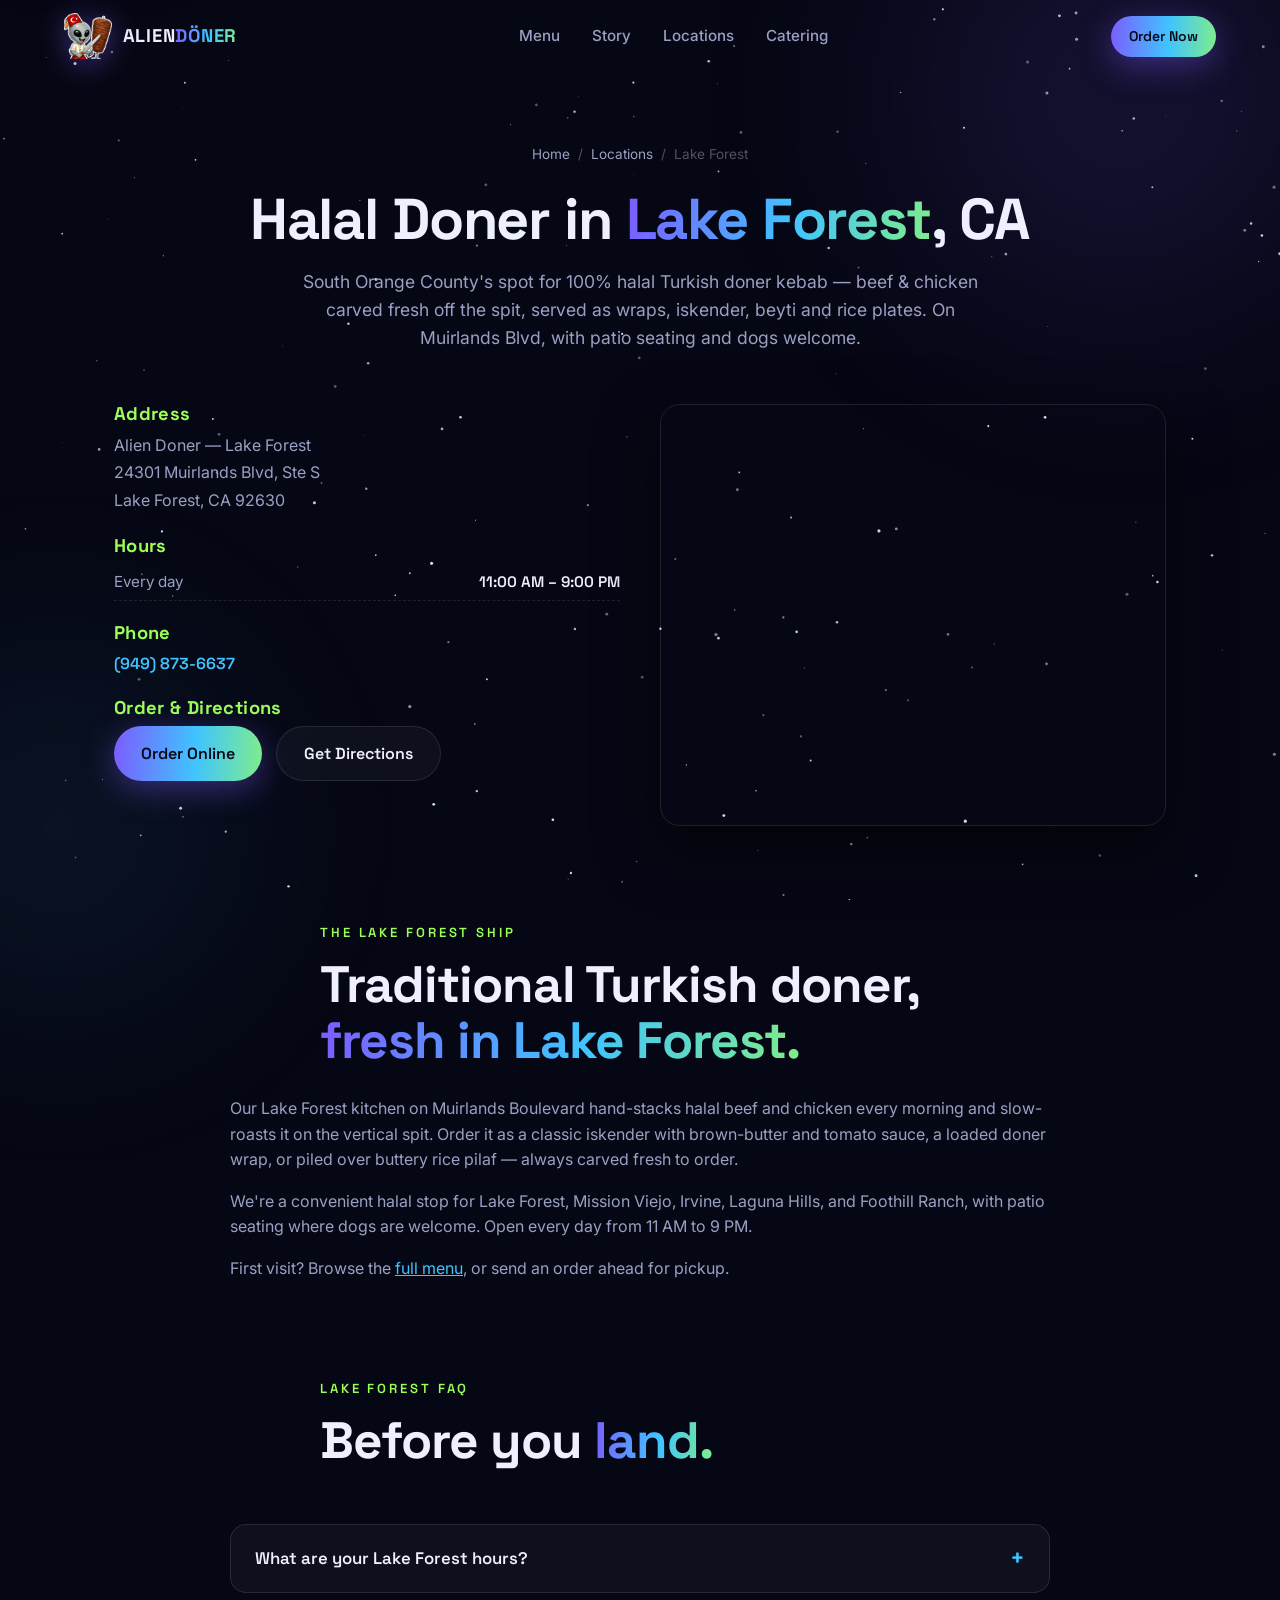
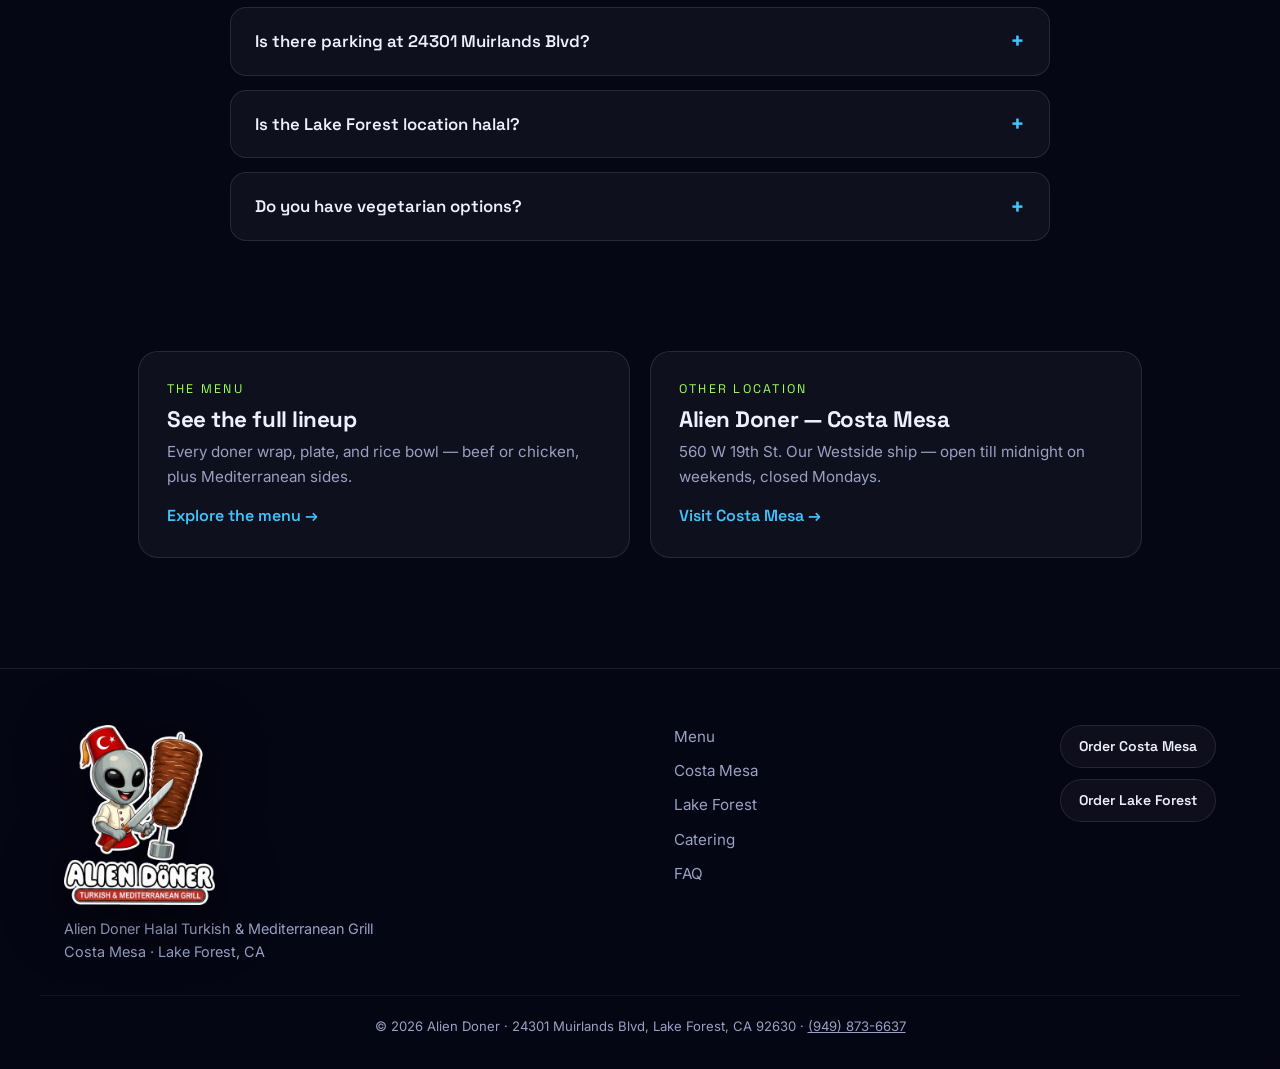
<file: lake-forest.html>
<!DOCTYPE html>
<html lang="en">
<head>
  <meta charset="UTF-8">
  <meta name="viewport" content="width=device-width, initial-scale=1.0, maximum-scale=1.0, user-scalable=no, viewport-fit=cover">
  <title>Alien Doner — Lake Forest</title>
  <meta name="description" content="Alien Doner in Lake Forest serves 100% halal Turkish doner kebab, wraps, iskender &amp; rice plates at 24301 Muirlands Blvd. Open daily 11 AM–9 PM, patio seating, dogs welcome. Order online for pickup or call (949) 873-6637.">
  <link rel="canonical" href="https://aliendoner.com/lake-forest.html">
  <meta name="theme-color" content="#060714">
  <meta name="robots" content="index, follow, max-image-preview:large">
  <meta name="geo.region" content="US-CA">
  <meta name="geo.placename" content="Lake Forest">
  <meta name="geo.position" content="33.6456;-117.6889">
  <meta name="ICBM" content="33.6456, -117.6889">

  <meta property="og:site_name" content="Alien Doner">
  <meta property="og:title" content="Alien Doner — Lake Forest | Halal Turkish Doner">
  <meta property="og:description" content="100% halal doner kebab at 24301 Muirlands Blvd, Lake Forest, CA. Open daily 11 AM–9 PM.">
  <meta property="og:type" content="restaurant">
  <meta property="og:url" content="https://aliendoner.com/lake-forest.html">
  <meta property="og:image" content="https://aliendoner.com/images/chicken-ufo.jpg">
  <meta name="twitter:card" content="summary_large_image">
  <meta name="twitter:image" content="https://aliendoner.com/images/chicken-ufo.jpg">

  <link rel="icon" type="image/png" href="/images/logo-mark.png">
  <link rel="apple-touch-icon" href="/images/logo-mark.png">
  <link rel="manifest" href="/site.webmanifest">
  <link rel="preconnect" href="https://fonts.googleapis.com">
  <link rel="preconnect" href="https://fonts.gstatic.com" crossorigin>
  <link href="https://fonts.googleapis.com/css2?family=Space+Grotesk:wght@400;500;600;700&family=Inter:wght@400;500;600&display=swap" rel="stylesheet">
  <link rel="stylesheet" href="/css/styles.css">
<script>(function(){try{var t=new URLSearchParams(location.search).get('theme');if(t==='warm')sessionStorage.setItem('adTheme','warm');else if(t==='default')sessionStorage.removeItem('adTheme');if(sessionStorage.getItem('adTheme')==='warm')document.head.insertAdjacentHTML('beforeend','<link rel="stylesheet" href="/css/warm.css">');}catch(e){}})();</script>


  <script type="application/ld+json">
  {
    "@context": "https://schema.org",
    "@graph": [
      {
        "@type": "BreadcrumbList",
        "itemListElement": [
          { "@type": "ListItem", "position": 1, "name": "Home", "item": "https://aliendoner.com/" },
          { "@type": "ListItem", "position": 2, "name": "Lake Forest", "item": "https://aliendoner.com/lake-forest.html" }
        ]
      },
      {
        "@type": "Restaurant",
        "@id": "https://aliendoner.com/lake-forest.html#restaurant",
        "name": "Alien Doner — Lake Forest",
        "url": "https://aliendoner.com/lake-forest.html",
        "image": [
          "https://aliendoner.com/images/chicken-ufo.jpg",
          "https://aliendoner.com/images/beef-supernova.jpg",
          "https://aliendoner.com/images/beef-rice-planet.jpg"
        ],
        "logo": "https://aliendoner.com/images/logo-full.png",
        "servesCuisine": ["Turkish", "Mediterranean", "Halal", "Kebab"],
        "priceRange": "$$",
        "telephone": "+19498736637",
        "menu": "https://aliendoner.com/menu.html",
        "acceptsReservations": "False",
        "hasMap": "https://maps.google.com/?q=Alien+Doner+24301+Muirlands+Blvd+Lake+Forest+CA+92630",
        "address": {
          "@type": "PostalAddress",
          "streetAddress": "24301 Muirlands Blvd, Ste S",
          "addressLocality": "Lake Forest",
          "addressRegion": "CA",
          "postalCode": "92630",
          "addressCountry": "US"
        },
        "geo": { "@type": "GeoCoordinates", "latitude": 33.6456, "longitude": -117.6889 },
        "openingHoursSpecification": [
          { "@type": "OpeningHoursSpecification", "dayOfWeek": ["Monday","Tuesday","Wednesday","Thursday","Friday","Saturday","Sunday"], "opens": "11:00", "closes": "21:00" }
        ],
        "areaServed": ["Lake Forest", "Mission Viejo", "Irvine", "Laguna Hills", "Foothill Ranch", "Orange County"],
        "sameAs": ["https://www.yelp.com/biz/alien-doner-lake-forest-23"]
      },
      {
        "@type": "FAQPage",
        "mainEntity": [
          { "@type": "Question", "name": "What are Alien Doner Lake Forest's hours?", "acceptedAnswer": { "@type": "Answer", "text": "Open every day from 11:00 AM to 9:00 PM." } },
          { "@type": "Question", "name": "Is there parking at the Lake Forest location?", "acceptedAnswer": { "@type": "Answer", "text": "Yes, there is plaza lot parking at 24301 Muirlands Blvd, Lake Forest." } },
          { "@type": "Question", "name": "Is the Lake Forest doner halal?", "acceptedAnswer": { "@type": "Answer", "text": "Yes. All beef and chicken doner at our Lake Forest location is 100% halal." } }
        ]
      }
    ]
  }
  </script>
  <!-- Google Analytics 4 (account "Alien Doner", property 560664026). Click events: js/main.js -->
  <script async src="https://www.googletagmanager.com/gtag/js?id=G-2M42JNNVN8"></script>
  <script>
    window.dataLayer = window.dataLayer || [];
    function gtag(){dataLayer.push(arguments);}
    gtag('js', new Date());
    gtag('config', 'G-2M42JNNVN8');
  </script>
</head>
<body id="top">
  <a class="skip-link" href="#maincontent">Skip to content</a>
  <canvas id="starfield" aria-hidden="true"></canvas>
  <div class="nebula nebula-1" aria-hidden="true"></div>
  <div class="nebula nebula-2" aria-hidden="true"></div>

  <header class="nav" id="nav">
    <div class="nav-inner">
      <a href="/" class="logo" aria-label="Alien Doner home">
        <img class="logo-mark" src="/images/logo-mark.png" alt="" width="46" height="44" aria-hidden="true">
        <span class="logo-text">ALIEN<em>DÖNER</em></span>
      </a>
      <nav class="nav-links" id="navLinks" aria-label="Main">
        <a href="/menu.html">Menu</a>
        <a href="/#story">Story</a>
        <a href="/#locations">Locations</a>
        <a href="/#catering">Catering</a>
      </nav>
      <div class="nav-cta">
        <a class="btn btn-primary btn-sm" href="https://order.thisway.co/alien-doner-lake-forest" target="_blank" rel="noopener">Order Now</a>
        <button class="nav-burger" id="navBurger" aria-label="Open menu" aria-expanded="false">
          <span></span><span></span><span></span>
        </button>
      </div>
    </div>
  </header>

  <main id="maincontent" tabindex="-1">
    <div class="page-hero">
      <nav class="breadcrumb" aria-label="Breadcrumb">
        <a href="/">Home</a> <span>/</span> <a href="/#locations">Locations</a> <span>/</span> <span aria-current="page">Lake Forest</span>
      </nav>
      <h1>Halal Doner in <span class="grad-text">Lake Forest</span>, CA</h1>
      <p class="lede">South Orange County's spot for 100% halal Turkish doner kebab — beef &amp; chicken carved fresh off the spit, served as wraps, iskender, beyti and rice plates. On Muirlands Blvd, with patio seating and dogs welcome.</p>
    </div>

    <div class="loc-detail">
      <div class="loc-detail-grid reveal">
        <div class="loc-info">
          <div class="info-block">
            <h2>Address</h2>
            <address>
              Alien Doner — Lake Forest<br>
              24301 Muirlands Blvd, Ste S<br>
              Lake Forest, CA 92630
            </address>
          </div>
          <div class="info-block">
            <h2>Hours</h2>
            <dl class="info-hours">
              <div><dt>Every day</dt><dd>11:00 AM – 9:00 PM</dd></div>
            </dl>
          </div>
          <div class="info-block">
            <h2>Phone</h2>
            <p class="loc-phone"><a href="tel:+19498736637">(949) 873-6637</a></p>
          </div>
          <div class="info-block">
            <h2>Order &amp; Directions</h2>
            <div class="loc-order-row">
              <a class="btn btn-primary" href="https://order.thisway.co/alien-doner-lake-forest" target="_blank" rel="noopener">Order Online</a>
              <a class="btn btn-ghost" href="https://maps.google.com/?q=Alien+Doner+24301+Muirlands+Blvd+Lake+Forest+CA+92630" target="_blank" rel="noopener">Get Directions</a>
            </div>
          </div>
        </div>
        <div class="loc-map">
          <iframe
            title="Map to Alien Doner Lake Forest, 24301 Muirlands Blvd"
            src="https://maps.google.com/maps?q=24301%20Muirlands%20Blvd%2C%20Lake%20Forest%2C%20CA%2092630&z=15&output=embed"
            loading="lazy" referrerpolicy="no-referrer-when-downgrade"></iframe>
        </div>
      </div>

      <section class="section" style="max-width:820px;padding:96px 0 0">
        <div class="section-head reveal" style="text-align:left;margin-bottom:28px">
          <p class="eyebrow">The Lake Forest Ship</p>
          <h2>Traditional Turkish doner, <span class="grad-text">fresh in Lake Forest.</span></h2>
        </div>
        <div class="reveal" style="color:var(--text-dim)">
          <p style="margin-bottom:16px">Our Lake Forest kitchen on Muirlands Boulevard hand-stacks halal beef and chicken every morning and slow-roasts it on the vertical spit. Order it as a classic iskender with brown-butter and tomato sauce, a loaded doner wrap, or piled over buttery rice pilaf — always carved fresh to order.</p>
          <p style="margin-bottom:16px">We're a convenient halal stop for Lake Forest, Mission Viejo, Irvine, Laguna Hills, and Foothill Ranch, with patio seating where dogs are welcome. Open every day from 11 AM to 9 PM.</p>
          <p>First visit? Browse the <a href="/menu.html" style="color:var(--accent-2)">full menu</a>, or send an order ahead for pickup.</p>
        </div>
      </section>

      <section class="faq" style="padding:96px 0 0">
        <div class="section-head reveal" style="text-align:left">
          <p class="eyebrow">Lake Forest FAQ</p>
          <h2>Before you <span class="grad-text">land.</span></h2>
        </div>
        <details class="faq-item reveal">
          <summary>What are your Lake Forest hours?</summary>
          <div class="faq-body">Open every day, 11:00 AM to 9:00 PM.</div>
        </details>
        <details class="faq-item reveal">
          <summary>Is there parking at 24301 Muirlands Blvd?</summary>
          <div class="faq-body">Yes — there's plaza lot parking right at the location, easy for pickup.</div>
        </details>
        <details class="faq-item reveal">
          <summary>Is the Lake Forest location halal?</summary>
          <div class="faq-body">100%. All of our beef and chicken doner is halal, carved fresh to order.</div>
        </details>
        <details class="faq-item reveal">
          <summary>Do you have vegetarian options?</summary>
          <div class="faq-body">Yes — hummus, babaganoush, lentil soup, spiced potatoes and rice pilaf. Several are vegan-friendly.</div>
        </details>
      </section>

      <section class="crosslink">
        <div class="crosslink-grid">
          <a class="crosslink-card reveal" href="/menu.html">
            <span class="cl-eyebrow">The Menu</span>
            <h3>See the full lineup</h3>
            <p>Every doner wrap, plate, and rice bowl — beef or chicken, plus Mediterranean sides.</p>
            <span class="cl-go">Explore the menu →</span>
          </a>
          <a class="crosslink-card reveal" href="/costa-mesa.html">
            <span class="cl-eyebrow">Other Location</span>
            <h3>Alien Doner — Costa Mesa</h3>
            <p>560 W 19th St. Our Westside ship — open till midnight on weekends, closed Mondays.</p>
            <span class="cl-go">Visit Costa Mesa →</span>
          </a>
        </div>
      </section>
    </div>
  </main>

  <footer class="footer">
    <div class="footer-inner">
      <div class="footer-brand">
        <img class="footer-logo" src="/images/logo-full.png" alt="Alien Doner — Turkish &amp; Mediterranean Grill" width="180" height="214" loading="lazy">
        <p>Alien Doner Halal Turkish &amp; Mediterranean Grill<br>Costa Mesa · Lake Forest, CA</p>
      </div>
      <nav class="footer-links" aria-label="Footer">
        <a href="/menu.html">Menu</a>
        <a href="/costa-mesa.html">Costa Mesa</a>
        <a href="/lake-forest.html">Lake Forest</a>
        <a href="/#catering">Catering</a>
        <a href="/#faq">FAQ</a>
      </nav>
      <div class="footer-order">
        <a class="btn btn-ghost btn-sm" href="https://order.thisway.co/alien-doner-costa-mesa" target="_blank" rel="noopener">Order Costa Mesa</a>
        <a class="btn btn-ghost btn-sm" href="https://order.thisway.co/alien-doner-lake-forest" target="_blank" rel="noopener">Order Lake Forest</a>
      </div>
    </div>
    <p class="footer-fine">© <span id="year">2026</span> Alien Doner · 24301 Muirlands Blvd, Lake Forest, CA 92630 · <a href="tel:+19498736637" style="color:inherit">(949) 873-6637</a></p>
  </footer>

  <script src="/js/main.js" defer></script>
</body>
</html>
</file>
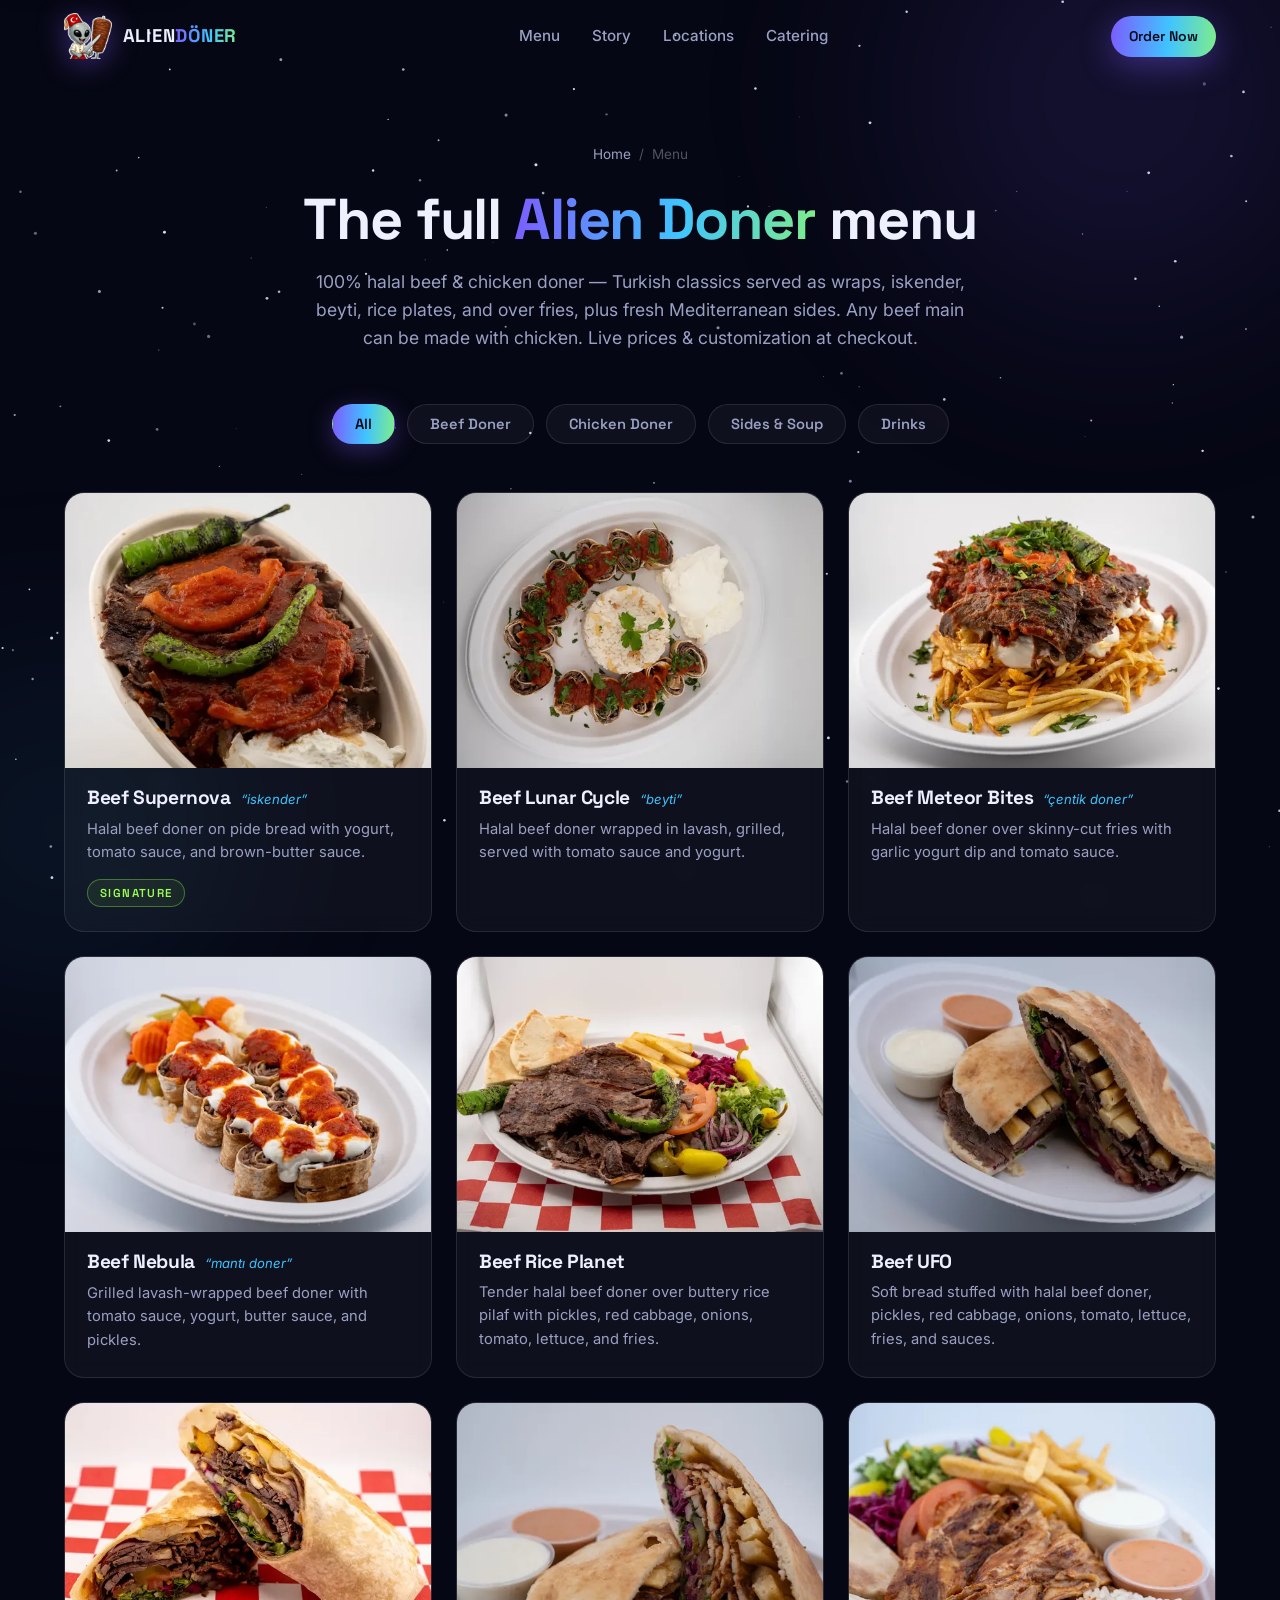
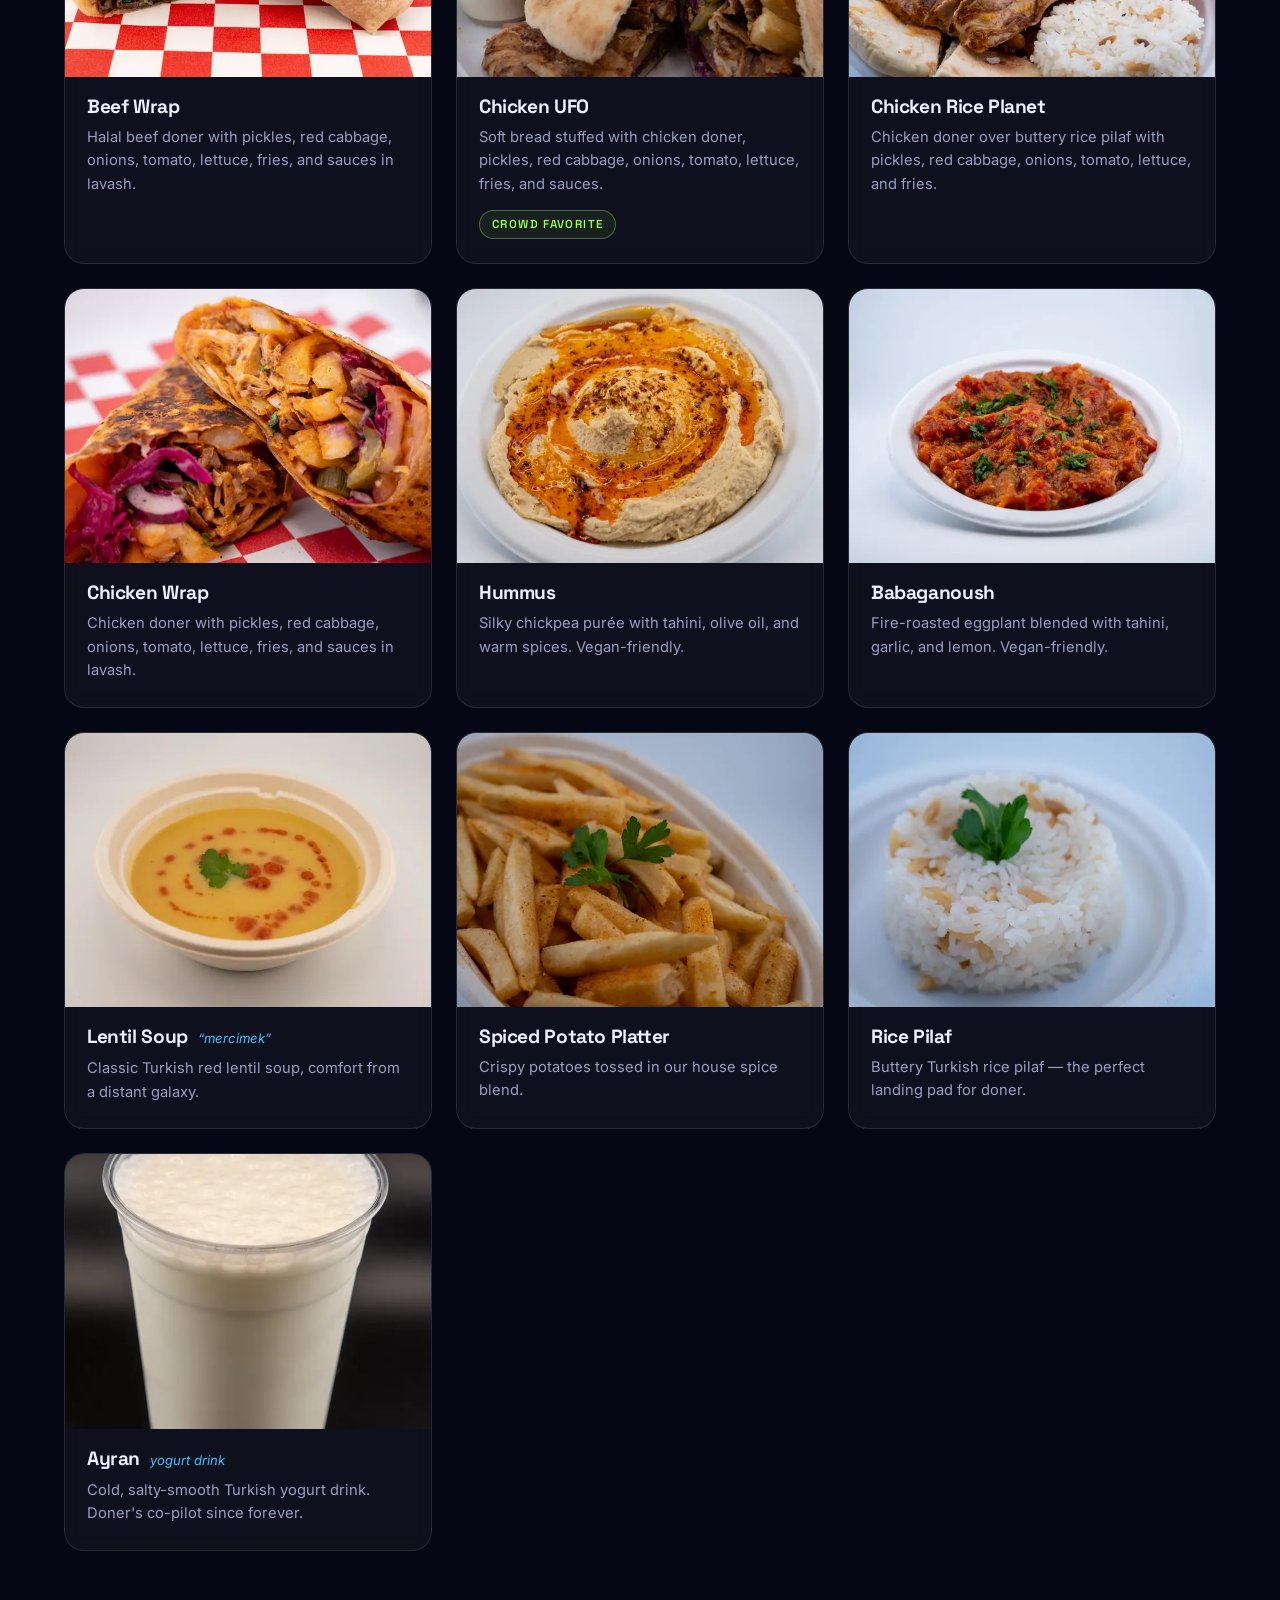
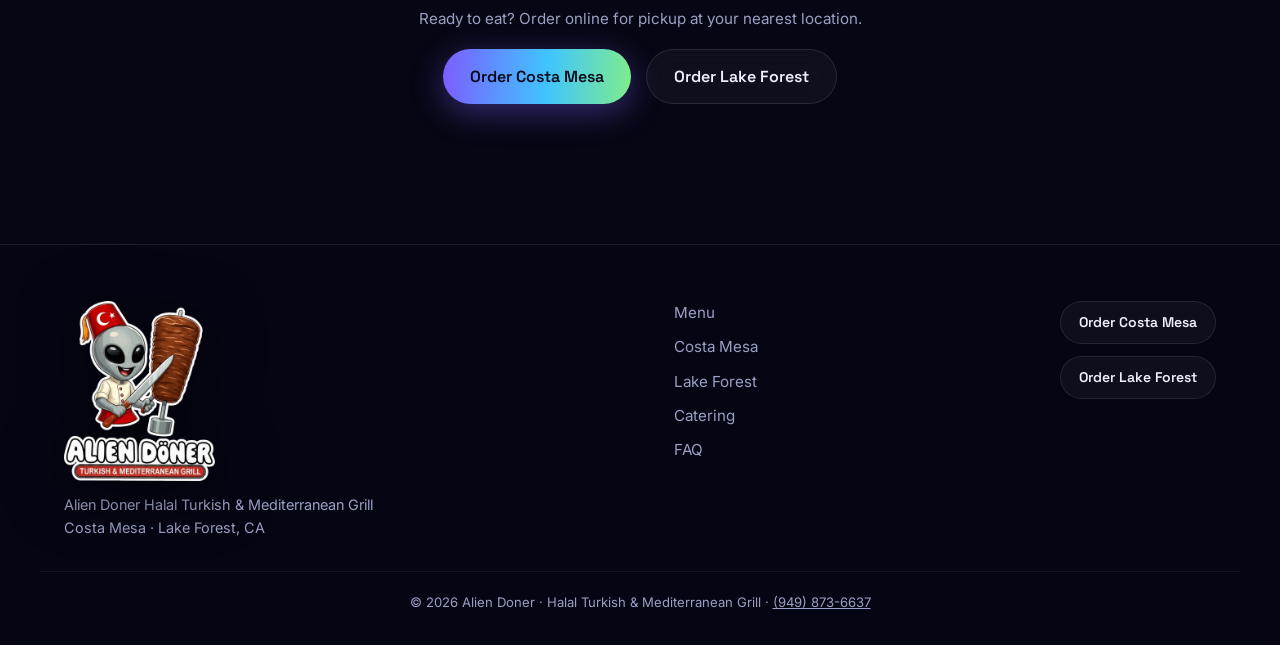
<file: menu.html>
<!DOCTYPE html>
<html lang="en">
<head>
  <meta charset="UTF-8">
  <meta name="viewport" content="width=device-width, initial-scale=1.0, maximum-scale=1.0, user-scalable=no, viewport-fit=cover">
  <title>Alien Doner — Menu</title>
  <meta name="description" content="The full Alien Doner menu: 100% halal beef &amp; chicken doner served as wraps, iskender, beyti, rice plates, meteor bites over fries, plus hummus, babaganoush, lentil soup &amp; ayran. Costa Mesa &amp; Lake Forest, CA.">
  <link rel="canonical" href="https://aliendoner.com/menu.html">
  <meta name="theme-color" content="#060714">
  <meta name="robots" content="index, follow, max-image-preview:large">

  <meta property="og:site_name" content="Alien Doner">
  <meta property="og:title" content="Alien Doner Menu — Halal Turkish Doner">
  <meta property="og:description" content="Beef &amp; chicken doner wraps, iskender, beyti, rice plates and Mediterranean sides. 100% halal.">
  <meta property="og:type" content="website">
  <meta property="og:url" content="https://aliendoner.com/menu.html">
  <meta property="og:image" content="https://aliendoner.com/images/beef-rice-planet.jpg">
  <meta name="twitter:card" content="summary_large_image">
  <meta name="twitter:image" content="https://aliendoner.com/images/beef-rice-planet.jpg">

  <link rel="icon" type="image/png" href="/images/logo-mark.png">
  <link rel="apple-touch-icon" href="/images/logo-mark.png">
  <link rel="manifest" href="/site.webmanifest">
  <link rel="preconnect" href="https://fonts.googleapis.com">
  <link rel="preconnect" href="https://fonts.gstatic.com" crossorigin>
  <link href="https://fonts.googleapis.com/css2?family=Space+Grotesk:wght@400;500;600;700&family=Inter:wght@400;500;600&display=swap" rel="stylesheet">
  <link rel="stylesheet" href="/css/styles.css">
<script>(function(){try{var t=new URLSearchParams(location.search).get('theme');if(t==='warm')sessionStorage.setItem('adTheme','warm');else if(t==='default')sessionStorage.removeItem('adTheme');if(sessionStorage.getItem('adTheme')==='warm')document.head.insertAdjacentHTML('beforeend','<link rel="stylesheet" href="/css/warm.css">');}catch(e){}})();</script>


  <script type="application/ld+json">
  {
    "@context": "https://schema.org",
    "@graph": [
      {
        "@type": "BreadcrumbList",
        "itemListElement": [
          { "@type": "ListItem", "position": 1, "name": "Home", "item": "https://aliendoner.com/" },
          { "@type": "ListItem", "position": 2, "name": "Menu", "item": "https://aliendoner.com/menu.html" }
        ]
      },
      {
        "@type": "Menu",
        "name": "Alien Doner Menu",
        "url": "https://aliendoner.com/menu.html",
        "inLanguage": "en-US",
        "hasMenuSection": [
          {
            "@type": "MenuSection",
            "name": "Beef Doner",
            "hasMenuItem": [
              { "@type": "MenuItem", "name": "Beef Supernova (iskender)", "description": "Halal beef doner on pide bread with yogurt, tomato sauce, and brown-butter sauce." },
              { "@type": "MenuItem", "name": "Beef Lunar Cycle (beyti)", "description": "Halal beef doner wrapped in lavash, grilled, with tomato sauce and yogurt." },
              { "@type": "MenuItem", "name": "Beef Meteor Bites (çentik doner)", "description": "Halal beef doner over skinny-cut fries with garlic yogurt dip and tomato sauce." },
              { "@type": "MenuItem", "name": "Beef Nebula (mantı doner)", "description": "Grilled lavash-wrapped beef doner with tomato sauce, yogurt, butter sauce, and pickles." },
              { "@type": "MenuItem", "name": "Beef Rice Planet", "description": "Halal beef doner over buttery rice pilaf with pickles, cabbage, veggies, and fries." },
              { "@type": "MenuItem", "name": "Beef UFO", "description": "Soft bread stuffed with halal beef doner, pickles, cabbage, veggies, fries, and sauces." },
              { "@type": "MenuItem", "name": "Beef Wrap", "description": "Halal beef doner with pickles, cabbage, veggies, fries, and sauces in lavash." }
            ]
          },
          {
            "@type": "MenuSection",
            "name": "Chicken Doner",
            "hasMenuItem": [
              { "@type": "MenuItem", "name": "Chicken UFO", "description": "Soft bread stuffed with chicken doner, pickles, cabbage, veggies, fries, and sauces." },
              { "@type": "MenuItem", "name": "Chicken Rice Planet", "description": "Chicken doner over buttery rice pilaf with pickles, veggies, and fries." },
              { "@type": "MenuItem", "name": "Chicken Wrap", "description": "Chicken doner with pickles, cabbage, veggies, fries, and sauces in lavash." }
            ]
          },
          {
            "@type": "MenuSection",
            "name": "Sides & Soup",
            "hasMenuItem": [
              { "@type": "MenuItem", "name": "Hummus", "description": "Silky chickpea purée with tahini, olive oil, and warm spices.", "suitableForDiet": "https://schema.org/VeganDiet" },
              { "@type": "MenuItem", "name": "Babaganoush", "description": "Fire-roasted eggplant blended with tahini, garlic, and lemon.", "suitableForDiet": "https://schema.org/VeganDiet" },
              { "@type": "MenuItem", "name": "Lentil Soup (mercimek)", "description": "Classic Turkish red lentil soup.", "suitableForDiet": "https://schema.org/VegetarianDiet" },
              { "@type": "MenuItem", "name": "Spiced Potato Platter", "description": "Crispy potatoes tossed in our house spice blend." },
              { "@type": "MenuItem", "name": "Rice Pilaf", "description": "Buttery Turkish rice pilaf." }
            ]
          },
          {
            "@type": "MenuSection",
            "name": "Drinks",
            "hasMenuItem": [
              { "@type": "MenuItem", "name": "Ayran", "description": "Cold, salty-smooth Turkish yogurt drink." }
            ]
          }
        ]
      }
    ]
  }
  </script>
  <!-- Google Analytics 4 (account "Alien Doner", property 560664026). Click events: js/main.js -->
  <script async src="https://www.googletagmanager.com/gtag/js?id=G-2M42JNNVN8"></script>
  <script>
    window.dataLayer = window.dataLayer || [];
    function gtag(){dataLayer.push(arguments);}
    gtag('js', new Date());
    gtag('config', 'G-2M42JNNVN8');
  </script>
</head>
<body id="top">
  <a class="skip-link" href="#maincontent">Skip to content</a>
  <canvas id="starfield" aria-hidden="true"></canvas>
  <div class="nebula nebula-1" aria-hidden="true"></div>
  <div class="nebula nebula-2" aria-hidden="true"></div>

  <header class="nav" id="nav">
    <div class="nav-inner">
      <a href="/" class="logo" aria-label="Alien Doner home">
        <img class="logo-mark" src="/images/logo-mark.png" alt="" width="46" height="44" aria-hidden="true">
        <span class="logo-text">ALIEN<em>DÖNER</em></span>
      </a>
      <nav class="nav-links" id="navLinks" aria-label="Main">
        <a href="/menu.html" aria-current="page">Menu</a>
        <a href="/#story">Story</a>
        <a href="/#locations">Locations</a>
        <a href="/#catering">Catering</a>
      </nav>
      <div class="nav-cta">
        <a class="btn btn-primary btn-sm" href="/#locations">Order Now</a>
        <button class="nav-burger" id="navBurger" aria-label="Open menu" aria-expanded="false">
          <span></span><span></span><span></span>
        </button>
      </div>
    </div>
  </header>

  <main id="maincontent" tabindex="-1">
    <div class="page-hero">
      <nav class="breadcrumb" aria-label="Breadcrumb">
        <a href="/">Home</a> <span>/</span> <span aria-current="page">Menu</span>
      </nav>
      <h1>The full <span class="grad-text">Alien Doner</span> menu</h1>
      <p class="lede">100% halal beef &amp; chicken doner — Turkish classics served as wraps, iskender, beyti, rice plates, and over fries, plus fresh Mediterranean sides. Any beef main can be made with chicken. Live prices &amp; customization at checkout.</p>
    </div>

    <div class="section" style="padding-top:40px">
      <div class="menu-filters reveal" role="tablist" aria-label="Menu categories">
        <button class="chip is-active" data-filter="all" role="tab" aria-selected="true">All</button>
        <button class="chip" data-filter="beef" role="tab" aria-selected="false">Beef Doner</button>
        <button class="chip" data-filter="chicken" role="tab" aria-selected="false">Chicken Doner</button>
        <button class="chip" data-filter="sides" role="tab" aria-selected="false">Sides &amp; Soup</button>
        <button class="chip" data-filter="drinks" role="tab" aria-selected="false">Drinks</button>
      </div>

      <div class="menu-grid" id="menuGrid">
        <!-- Beef -->
        <article class="card reveal" data-cat="beef">
          <div class="card-img"><img src="/images/beef-supernova.webp" srcset="/images/beef-supernova-sm.webp 640w, /images/beef-supernova.webp 800w" sizes="(max-width:760px) 90vw, 380px" alt="Beef Supernova halal doner iskender on pide bread" width="800" height="1200" loading="lazy"></div>
          <div class="card-body">
            <div class="card-title"><h3>Beef Supernova</h3><span class="card-alias">“iskender”</span></div>
            <p>Halal beef doner on pide bread with yogurt, tomato sauce, and brown-butter sauce.</p>
            <span class="card-tag">Signature</span>
          </div>
        </article>
        <article class="card reveal" data-cat="beef">
          <div class="card-img"><img src="/images/beef-lunar-cycle.webp" srcset="/images/beef-lunar-cycle-sm.webp 640w, /images/beef-lunar-cycle.webp 1200w" sizes="(max-width:760px) 90vw, 380px" alt="Beef Lunar Cycle beyti doner roll" width="1200" height="800" loading="lazy"></div>
          <div class="card-body">
            <div class="card-title"><h3>Beef Lunar Cycle</h3><span class="card-alias">“beyti”</span></div>
            <p>Halal beef doner wrapped in lavash, grilled, served with tomato sauce and yogurt.</p>
          </div>
        </article>
        <article class="card reveal" data-cat="beef">
          <div class="card-img"><img src="/images/beef-meteor-bites.webp" srcset="/images/beef-meteor-bites-sm.webp 640w, /images/beef-meteor-bites.webp 1200w" sizes="(max-width:760px) 90vw, 380px" alt="Beef Meteor Bites çentik doner over fries" width="1200" height="800" loading="lazy"></div>
          <div class="card-body">
            <div class="card-title"><h3>Beef Meteor Bites</h3><span class="card-alias">“çentik doner”</span></div>
            <p>Halal beef doner over skinny-cut fries with garlic yogurt dip and tomato sauce.</p>
          </div>
        </article>
        <article class="card reveal" data-cat="beef">
          <div class="card-img"><img src="/images/beef-nebula.webp" srcset="/images/beef-nebula-sm.webp 640w, /images/beef-nebula.webp 1200w" sizes="(max-width:760px) 90vw, 380px" alt="Beef Nebula mantı doner with pickles" width="1200" height="800" loading="lazy"></div>
          <div class="card-body">
            <div class="card-title"><h3>Beef Nebula</h3><span class="card-alias">“mantı doner”</span></div>
            <p>Grilled lavash-wrapped beef doner with tomato sauce, yogurt, butter sauce, and pickles.</p>
          </div>
        </article>
        <article class="card reveal" data-cat="beef">
          <div class="card-img"><img src="/images/beef-rice-planet.webp" srcset="/images/beef-rice-planet-sm.webp 640w, /images/beef-rice-planet.webp 1200w" sizes="(max-width:760px) 90vw, 380px" alt="Beef Rice Planet doner rice bowl" width="1200" height="800" loading="lazy"></div>
          <div class="card-body">
            <div class="card-title"><h3>Beef Rice Planet</h3></div>
            <p>Tender halal beef doner over buttery rice pilaf with pickles, red cabbage, onions, tomato, lettuce, and fries.</p>
          </div>
        </article>
        <article class="card reveal" data-cat="beef">
          <div class="card-img"><img src="/images/beef-ufo.webp" srcset="/images/beef-ufo-sm.webp 640w, /images/beef-ufo.webp 1200w" sizes="(max-width:760px) 90vw, 380px" alt="Beef UFO stuffed doner sandwich" width="1200" height="800" loading="lazy"></div>
          <div class="card-body">
            <div class="card-title"><h3>Beef UFO</h3></div>
            <p>Soft bread stuffed with halal beef doner, pickles, red cabbage, onions, tomato, lettuce, fries, and sauces.</p>
          </div>
        </article>
        <article class="card reveal" data-cat="beef">
          <div class="card-img"><img src="/images/beef-wraps.webp" srcset="/images/beef-wraps-sm.webp 640w, /images/beef-wraps.webp 800w" sizes="(max-width:760px) 90vw, 380px" alt="Beef Wrap halal doner in lavash" width="640" height="960" loading="lazy"></div>
          <div class="card-body">
            <div class="card-title"><h3>Beef Wrap</h3></div>
            <p>Halal beef doner with pickles, red cabbage, onions, tomato, lettuce, fries, and sauces in lavash.</p>
          </div>
        </article>
        <!-- Chicken -->
        <article class="card reveal" data-cat="chicken">
          <div class="card-img"><img src="/images/chicken-ufo.webp" srcset="/images/chicken-ufo-sm.webp 640w, /images/chicken-ufo.webp 1200w" sizes="(max-width:760px) 90vw, 380px" alt="Chicken UFO stuffed doner sandwich" width="1200" height="800" loading="lazy"></div>
          <div class="card-body">
            <div class="card-title"><h3>Chicken UFO</h3></div>
            <p>Soft bread stuffed with chicken doner, pickles, red cabbage, onions, tomato, lettuce, fries, and sauces.</p>
            <span class="card-tag">Crowd favorite</span>
          </div>
        </article>
        <article class="card reveal" data-cat="chicken">
          <div class="card-img"><img src="/images/chicken-rice-planet.webp" srcset="/images/chicken-rice-planet-sm.webp 640w, /images/chicken-rice-planet.webp 1200w" sizes="(max-width:760px) 90vw, 380px" alt="Chicken Rice Planet doner rice bowl" width="1200" height="800" loading="lazy"></div>
          <div class="card-body">
            <div class="card-title"><h3>Chicken Rice Planet</h3></div>
            <p>Chicken doner over buttery rice pilaf with pickles, red cabbage, onions, tomato, lettuce, and fries.</p>
          </div>
        </article>
        <article class="card reveal" data-cat="chicken">
          <div class="card-img"><img src="/images/chicken-wraps.webp" srcset="/images/chicken-wraps-sm.webp 640w, /images/chicken-wraps.webp 1200w" sizes="(max-width:760px) 90vw, 380px" alt="Chicken Wrap doner in lavash" width="1200" height="800" loading="lazy"></div>
          <div class="card-body">
            <div class="card-title"><h3>Chicken Wrap</h3></div>
            <p>Chicken doner with pickles, red cabbage, onions, tomato, lettuce, fries, and sauces in lavash.</p>
          </div>
        </article>
        <!-- Sides -->
        <article class="card reveal" data-cat="sides">
          <div class="card-img"><img src="/images/humus.webp" srcset="/images/humus-sm.webp 640w, /images/humus.webp 1200w" sizes="(max-width:760px) 90vw, 380px" alt="Hummus with tahini and olive oil" width="1200" height="1188" loading="lazy"></div>
          <div class="card-body">
            <div class="card-title"><h3>Hummus</h3></div>
            <p>Silky chickpea purée with tahini, olive oil, and warm spices. Vegan-friendly.</p>
          </div>
        </article>
        <article class="card reveal" data-cat="sides">
          <div class="card-img"><img src="/images/babaganoush.webp" srcset="/images/babaganoush-sm.webp 640w, /images/babaganoush.webp 1200w" sizes="(max-width:760px) 90vw, 380px" alt="Babaganoush roasted eggplant dip" width="1200" height="800" loading="lazy"></div>
          <div class="card-body">
            <div class="card-title"><h3>Babaganoush</h3></div>
            <p>Fire-roasted eggplant blended with tahini, garlic, and lemon. Vegan-friendly.</p>
          </div>
        </article>
        <article class="card reveal" data-cat="sides">
          <div class="card-img"><img src="/images/lentil-soup.webp" srcset="/images/lentil-soup-sm.webp 640w, /images/lentil-soup.webp 1200w" sizes="(max-width:760px) 90vw, 380px" alt="Turkish red lentil soup mercimek" width="1200" height="800" loading="lazy"></div>
          <div class="card-body">
            <div class="card-title"><h3>Lentil Soup</h3><span class="card-alias">“mercimek”</span></div>
            <p>Classic Turkish red lentil soup, comfort from a distant galaxy.</p>
          </div>
        </article>
        <article class="card reveal" data-cat="sides">
          <div class="card-img"><img src="/images/spiced-potato.webp" srcset="/images/spiced-potato-sm.webp 640w, /images/spiced-potato.webp 1200w" sizes="(max-width:760px) 90vw, 380px" alt="Spiced potato platter" width="1200" height="800" loading="lazy"></div>
          <div class="card-body">
            <div class="card-title"><h3>Spiced Potato Platter</h3></div>
            <p>Crispy potatoes tossed in our house spice blend.</p>
          </div>
        </article>
        <article class="card reveal" data-cat="sides">
          <div class="card-img"><img src="/images/rice-side.webp" srcset="/images/rice-side-sm.webp 640w, /images/rice-side.webp 1200w" sizes="(max-width:760px) 90vw, 380px" alt="Buttery Turkish rice pilaf" width="1200" height="800" loading="lazy"></div>
          <div class="card-body">
            <div class="card-title"><h3>Rice Pilaf</h3></div>
            <p>Buttery Turkish rice pilaf — the perfect landing pad for doner.</p>
          </div>
        </article>
        <!-- Drinks -->
        <article class="card reveal" data-cat="drinks">
          <div class="card-img"><img src="/images/ayran.webp" srcset="/images/ayran-sm.webp 640w, /images/ayran.webp 800w" sizes="(max-width:760px) 90vw, 380px" alt="Ayran Turkish yogurt drink" width="640" height="960" loading="lazy"></div>
          <div class="card-body">
            <div class="card-title"><h3>Ayran</h3><span class="card-alias">yogurt drink</span></div>
            <p>Cold, salty-smooth Turkish yogurt drink. Doner's co-pilot since forever.</p>
          </div>
        </article>
      </div>

      <div class="menu-cta reveal">
        <p>Ready to eat? Order online for pickup at your nearest location.</p>
        <div class="loc-order-row" style="justify-content:center">
          <a class="btn btn-primary" href="https://order.thisway.co/alien-doner-costa-mesa" target="_blank" rel="noopener">Order Costa Mesa</a>
          <a class="btn btn-ghost" href="https://order.thisway.co/alien-doner-lake-forest" target="_blank" rel="noopener">Order Lake Forest</a>
        </div>
      </div>
    </div>
  </main>

  <footer class="footer">
    <div class="footer-inner">
      <div class="footer-brand">
        <img class="footer-logo" src="/images/logo-full.png" alt="Alien Doner — Turkish &amp; Mediterranean Grill" width="180" height="214" loading="lazy">
        <p>Alien Doner Halal Turkish &amp; Mediterranean Grill<br>Costa Mesa · Lake Forest, CA</p>
      </div>
      <nav class="footer-links" aria-label="Footer">
        <a href="/menu.html">Menu</a>
        <a href="/costa-mesa.html">Costa Mesa</a>
        <a href="/lake-forest.html">Lake Forest</a>
        <a href="/#catering">Catering</a>
        <a href="/#faq">FAQ</a>
      </nav>
      <div class="footer-order">
        <a class="btn btn-ghost btn-sm" href="https://order.thisway.co/alien-doner-costa-mesa" target="_blank" rel="noopener">Order Costa Mesa</a>
        <a class="btn btn-ghost btn-sm" href="https://order.thisway.co/alien-doner-lake-forest" target="_blank" rel="noopener">Order Lake Forest</a>
      </div>
    </div>
    <p class="footer-fine">© <span id="year">2026</span> Alien Doner · Halal Turkish &amp; Mediterranean Grill · <a href="tel:+19498736637" style="color:inherit">(949) 873-6637</a></p>
  </footer>

  <script src="/js/main.js" defer></script>
</body>
</html>
</file>
<file: css/styles.css>
/* ================================================================
   ALIEN DÖNER — cosmic design system
   ================================================================ */
:root {
  --bg: #060714;
  --bg-raise: #0c0e22;
  --surface: rgba(255, 255, 255, 0.04);
  --surface-2: rgba(255, 255, 255, 0.07);
  --stroke: rgba(255, 255, 255, 0.1);
  --text: #eef0ff;
  --text-dim: #9aa0c3;
  --accent: #7c5cff;
  --accent-2: #40c4ff;
  --alien: #9bff57;
  --grad: linear-gradient(94deg, #7c5cff 0%, #40c4ff 55%, #9bff57 120%);
  --radius: 20px;
  --font-display: "Space Grotesk", system-ui, sans-serif;
  --font-body: "Inter", system-ui, sans-serif;
  --nav-h: 72px;
}

* { margin: 0; padding: 0; box-sizing: border-box; }

html {
  scroll-behavior: smooth;
  scroll-padding-top: calc(var(--nav-h) + 12px);
  overflow-x: clip;
  background: var(--bg);
  -webkit-text-size-adjust: 100%;
  overscroll-behavior-y: none;
}

body {
  background: var(--bg);
  color: var(--text);
  font-family: var(--font-body);
  font-size: 1rem;
  line-height: 1.6;
  overflow-x: hidden;
  -webkit-font-smoothing: antialiased;
}

img { max-width: 100%; display: block; }
a { color: inherit; }

h1, h2, h3 { font-family: var(--font-display); line-height: 1.08; letter-spacing: -0.02em; }

::selection { background: var(--accent); color: #fff; }

/* ---------- cosmic backdrop ---------- */
#starfield {
  position: fixed; inset: 0;
  width: 100%; height: 100%;
  z-index: 0; pointer-events: none;
}

.nebula {
  position: fixed; z-index: 0; pointer-events: none;
  border-radius: 50%; filter: blur(90px); opacity: 0.5;
  animation: drift 24s ease-in-out infinite alternate;
}
.nebula-1 { width: 55vw; height: 55vw; top: -20vw; right: -15vw; background: radial-gradient(circle, rgba(124, 92, 255, 0.35), transparent 65%); }
.nebula-2 { width: 45vw; height: 45vw; top: 60vh; left: -18vw; background: radial-gradient(circle, rgba(64, 196, 255, 0.22), transparent 65%); animation-delay: -8s; }
.nebula-3 { width: 40vw; height: 40vw; top: 150vh; right: -12vw; background: radial-gradient(circle, rgba(155, 255, 87, 0.12), transparent 65%); animation-delay: -16s; }

@keyframes drift {
  from { transform: translate3d(0, 0, 0) scale(1); }
  to   { transform: translate3d(4vw, 3vh, 0) scale(1.12); }
}

main, .footer, .marquee { position: relative; z-index: 1; }

/* ---------- buttons ---------- */
.btn {
  display: inline-flex; align-items: center; justify-content: center; gap: 0.5em;
  font-family: var(--font-display); font-weight: 600; font-size: 1rem;
  padding: 0.85em 1.7em; border-radius: 999px; white-space: nowrap;
  text-decoration: none; cursor: pointer; border: 0;
  transition: transform 0.25s cubic-bezier(0.34, 1.56, 0.64, 1), box-shadow 0.25s ease, background 0.25s ease;
  will-change: transform;
}
.btn-primary {
  background: var(--grad); color: #08091a;
  box-shadow: 0 8px 32px rgba(124, 92, 255, 0.4);
}
.btn-primary:hover { transform: translateY(-3px) scale(1.02); box-shadow: 0 14px 44px rgba(64, 196, 255, 0.45); }
.btn-ghost {
  background: var(--surface); color: var(--text);
  border: 1px solid var(--stroke);
  backdrop-filter: blur(12px);
}
.btn-ghost:hover { background: var(--surface-2); transform: translateY(-3px); border-color: rgba(255, 255, 255, 0.25); }
.btn-sm { font-size: 0.875rem; padding: 0.65em 1.3em; }
.btn-lg { font-size: 1.1rem; padding: 1em 2.2em; }

/* ---------- nav ---------- */
.nav {
  position: fixed; top: 0; left: 0; right: 0; z-index: 50;
  transition: background 0.35s ease, border-color 0.35s ease, backdrop-filter 0.35s ease;
  border-bottom: 1px solid transparent;
}
.nav.is-scrolled {
  background: rgba(6, 7, 20, 0.72);
  backdrop-filter: blur(18px) saturate(1.4);
  -webkit-backdrop-filter: blur(18px) saturate(1.4);
  border-bottom-color: var(--stroke);
}
.nav-inner {
  max-width: 1200px; margin: 0 auto; height: var(--nav-h);
  padding: 0 24px;
  display: flex; align-items: center; justify-content: space-between; gap: 24px;
}
.logo { display: flex; align-items: center; gap: 11px; text-decoration: none; }
.logo-mark {
  width: auto; height: 46px; display: block;
  filter: drop-shadow(0 4px 14px rgba(124, 92, 255, 0.45));
  animation: hover-bob 4s ease-in-out infinite;
  transition: transform 0.3s ease;
}
.logo:hover .logo-mark { transform: scale(1.06) rotate(2deg); }
@keyframes hover-bob {
  0%, 100% { transform: translateY(0) rotate(-2deg); }
  50% { transform: translateY(-4px) rotate(2deg); }
}
.logo-text {
  font-family: var(--font-display); font-weight: 700; font-size: 1.15rem; letter-spacing: 0.04em;
}
.logo-text em { font-style: normal; background: var(--grad); -webkit-background-clip: text; background-clip: text; color: transparent; }

.nav-links { display: flex; gap: 32px; }
.nav-links a {
  text-decoration: none; color: var(--text-dim); font-size: 0.95rem; font-weight: 500;
  transition: color 0.2s ease; position: relative;
}
.nav-links a::after {
  content: ""; position: absolute; left: 0; bottom: -6px; height: 2px; width: 0;
  background: var(--grad); border-radius: 2px; transition: width 0.25s ease;
}
.nav-links a:hover { color: var(--text); }
.nav-links a:hover::after { width: 100%; }

.nav-cta { display: flex; align-items: center; gap: 14px; }
.nav-burger {
  display: none; flex-direction: column; gap: 5px;
  background: none; border: 0; cursor: pointer; padding: 8px;
}
.nav-burger span { width: 22px; height: 2px; background: var(--text); border-radius: 2px; transition: transform 0.3s ease, opacity 0.3s ease; }
.nav-burger[aria-expanded="true"] span:nth-child(1) { transform: translateY(7px) rotate(45deg); }
.nav-burger[aria-expanded="true"] span:nth-child(2) { opacity: 0; }
.nav-burger[aria-expanded="true"] span:nth-child(3) { transform: translateY(-7px) rotate(-45deg); }

/* ---------- hero ---------- */
.hero {
  min-height: 100svh;
  display: flex; flex-direction: column; justify-content: center;
  padding: calc(var(--nav-h) + 40px) 24px 60px;
  position: relative;
}
.hero-inner {
  max-width: 1200px; margin: 0 auto; width: 100%;
  display: grid; grid-template-columns: 1.1fr 0.9fr; gap: 48px; align-items: center;
}
.hero-badge {
  display: inline-flex; align-items: center; gap: 10px;
  font-size: 0.85rem; font-weight: 500; letter-spacing: 0.06em; text-transform: uppercase;
  color: var(--text-dim);
  border: 1px solid var(--stroke); border-radius: 999px;
  padding: 8px 18px; margin-bottom: 28px;
  background: var(--surface); backdrop-filter: blur(12px);
}
.pulse-dot {
  width: 8px; height: 8px; border-radius: 50%; background: var(--alien);
  box-shadow: 0 0 0 0 rgba(155, 255, 87, 0.6);
  animation: pulse 2s infinite;
}
@keyframes pulse {
  0% { box-shadow: 0 0 0 0 rgba(155, 255, 87, 0.55); }
  70% { box-shadow: 0 0 0 10px rgba(155, 255, 87, 0); }
  100% { box-shadow: 0 0 0 0 rgba(155, 255, 87, 0); }
}
.hero-title {
  font-size: clamp(2.8rem, 7vw, 5.2rem);
  font-weight: 700; margin-bottom: 24px;
}
.grad-text {
  background: var(--grad);
  -webkit-background-clip: text; background-clip: text; color: transparent;
}
.hero-sub {
  font-size: clamp(1.05rem, 1.6vw, 1.25rem); color: var(--text-dim);
  max-width: 46ch; margin-bottom: 36px;
}
.hero-actions { display: flex; flex-wrap: wrap; gap: 16px; margin-bottom: 44px; }
.hero-stats {
  display: flex; gap: 40px; list-style: none;
}
.hero-stats li { display: flex; flex-direction: column; }
.hero-stats strong { font-family: var(--font-display); font-size: 1.5rem; }
.hero-stats span { font-size: 0.82rem; color: var(--text-dim); letter-spacing: 0.04em; text-transform: uppercase; }

/* hero visual */
.hero-visual { position: relative; display: grid; place-items: center; min-height: 420px; }
.hero-planet {
  width: min(340px, 72vw); aspect-ratio: 3/4;
  border-radius: 32px; overflow: hidden;
  box-shadow:
    0 0 0 1px rgba(255, 255, 255, 0.12),
    0 30px 80px rgba(0, 0, 0, 0.6),
    0 0 120px rgba(124, 92, 255, 0.35);
  transform: rotate(3deg);
  animation: float 7s ease-in-out infinite;
}
.hero-planet img { width: 100%; height: 100%; object-fit: cover; }
@keyframes float {
  0%, 100% { transform: rotate(3deg) translateY(0); }
  50% { transform: rotate(2deg) translateY(-14px); }
}
.orbit-ring {
  position: absolute; border: 1px dashed rgba(255, 255, 255, 0.16); border-radius: 50%;
}
.orbit-ring-1 { width: 120%; aspect-ratio: 1; animation: spin 40s linear infinite; }
.orbit-ring-2 { width: 145%; aspect-ratio: 1; animation: spin 60s linear infinite reverse; }
.orbit-moon {
  position: absolute; top: -7px; left: 50%;
  width: 14px; height: 14px; border-radius: 50%;
  background: var(--grad);
  box-shadow: 0 0 18px rgba(64, 196, 255, 0.9);
}
@keyframes spin { to { transform: rotate(360deg); } }
.hero-chip {
  position: absolute;
  display: flex; align-items: center; gap: 8px;
  background: rgba(12, 14, 34, 0.8); backdrop-filter: blur(14px);
  border: 1px solid var(--stroke); border-radius: 14px;
  padding: 10px 16px;
  font-family: var(--font-display); font-size: 0.88rem; font-weight: 600;
  box-shadow: 0 12px 32px rgba(0, 0, 0, 0.45);
}
.hero-chip em { font-style: normal; color: var(--text-dim); font-weight: 400; }
.hero-chip-1 { bottom: 12%; left: -4%; animation: float 6s ease-in-out infinite 0.6s; }
.hero-chip-2 { top: 8%; right: -2%; animation: float 8s ease-in-out infinite 1.2s; }

.scroll-hint {
  position: absolute; bottom: 28px; left: 50%; transform: translateX(-50%);
  width: 26px; height: 42px; border: 2px solid var(--stroke); border-radius: 14px;
  display: flex; justify-content: center; padding-top: 8px;
}
.scroll-hint-dot {
  width: 4px; height: 8px; border-radius: 4px; background: var(--accent-2);
  animation: scroll-dot 1.8s ease-in-out infinite;
}
@keyframes scroll-dot {
  0% { transform: translateY(0); opacity: 1; }
  70% { transform: translateY(14px); opacity: 0; }
  100% { transform: translateY(0); opacity: 0; }
}

/* ---------- marquee ---------- */
.marquee {
  overflow: hidden; white-space: nowrap;
  border-top: 1px solid var(--stroke); border-bottom: 1px solid var(--stroke);
  padding: 18px 0;
  background: rgba(255, 255, 255, 0.02);
  transform: rotate(-1deg) scale(1.02);
  margin: 0 -12px;
}
.marquee-track {
  display: inline-flex;
  animation: marquee 30s linear infinite;
  font-family: var(--font-display); font-weight: 600; font-size: 1rem;
  letter-spacing: 0.14em; color: var(--text-dim);
}
@keyframes marquee { to { transform: translateX(-50%); } }

/* ---------- sections ---------- */
.section { max-width: 1200px; margin: 0 auto; padding: 110px 24px 30px; }
.section-head { text-align: center; max-width: 640px; margin: 0 auto 56px; }
.eyebrow {
  font-family: var(--font-display); font-size: 0.82rem; font-weight: 600;
  letter-spacing: 0.22em; text-transform: uppercase;
  color: var(--alien); margin-bottom: 14px;
}
.section-head h2, .story-copy h2, .catering-banner h2 {
  font-size: clamp(2rem, 4.5vw, 3.2rem); font-weight: 700; margin-bottom: 18px;
}
.section-sub { color: var(--text-dim); font-size: 1.05rem; }

/* ---------- menu ---------- */
.menu-filters {
  display: flex; flex-wrap: wrap; justify-content: center; gap: 12px; margin-bottom: 48px;
}
.chip {
  font-family: var(--font-display); font-weight: 600; font-size: 0.92rem;
  color: var(--text-dim); background: var(--surface);
  border: 1px solid var(--stroke); border-radius: 999px;
  padding: 10px 22px; cursor: pointer;
  transition: all 0.25s ease;
}
.chip:hover { color: var(--text); border-color: rgba(255, 255, 255, 0.3); }
.chip.is-active {
  background: var(--grad); color: #08091a; border-color: transparent;
  box-shadow: 0 6px 24px rgba(124, 92, 255, 0.35);
}

.menu-grid {
  display: grid; grid-template-columns: repeat(auto-fill, minmax(280px, 1fr)); gap: 24px;
}
.card {
  background: var(--surface);
  border: 1px solid var(--stroke); border-radius: var(--radius);
  overflow: hidden;
  backdrop-filter: blur(10px);
  transition: transform 0.35s cubic-bezier(0.34, 1.4, 0.64, 1), box-shadow 0.35s ease, border-color 0.35s ease, opacity 0.3s ease;
}
.card:hover {
  transform: translateY(-8px);
  border-color: rgba(124, 92, 255, 0.5);
  box-shadow: 0 24px 60px rgba(0, 0, 0, 0.5), 0 0 40px rgba(124, 92, 255, 0.15);
}
.card.is-hidden { display: none; }
.card-img { aspect-ratio: 4/3; overflow: hidden; background: #e9e9ef; }
.card-img img {
  width: 100%; height: 100%; object-fit: cover;
  transition: transform 0.6s cubic-bezier(0.22, 1, 0.36, 1);
}
.card:hover .card-img img { transform: scale(1.06); }
.card-body { padding: 20px 22px 24px; }
.card-title { display: flex; align-items: baseline; gap: 10px; flex-wrap: wrap; margin-bottom: 8px; }
.card-title h3 { font-size: 1.2rem; font-weight: 700; }
.card-alias { font-size: 0.82rem; color: var(--accent-2); font-style: italic; }
.card-body p { font-size: 0.92rem; color: var(--text-dim); }
.card-tag {
  display: inline-block; margin-top: 14px;
  font-family: var(--font-display); font-size: 0.72rem; font-weight: 600;
  letter-spacing: 0.12em; text-transform: uppercase;
  color: var(--alien); border: 1px solid rgba(155, 255, 87, 0.35);
  border-radius: 999px; padding: 4px 12px;
  background: rgba(155, 255, 87, 0.07);
}
.menu-cta { text-align: center; margin-top: 56px; }
.menu-cta p { color: var(--text-dim); margin-bottom: 18px; font-size: 0.95rem; }

/* ---------- story ---------- */
.story-grid {
  display: grid; grid-template-columns: 1fr 1fr; gap: 64px; align-items: center;
}
.story-copy p { color: var(--text-dim); margin-bottom: 18px; max-width: 52ch; }
.story-points { list-style: none; margin-top: 28px; display: grid; gap: 14px; }
.story-points li {
  display: flex; align-items: center; gap: 14px;
  font-family: var(--font-display); font-weight: 500;
}
.story-points span {
  display: grid; place-items: center;
  width: 40px; height: 40px; border-radius: 12px;
  background: var(--surface-2); border: 1px solid var(--stroke);
  font-size: 1.1rem;
}
.story-visual { position: relative; min-height: 480px; }
.story-img {
  position: absolute; border-radius: 24px; overflow: hidden;
  border: 1px solid rgba(255, 255, 255, 0.14);
  box-shadow: 0 24px 60px rgba(0, 0, 0, 0.55);
}
.story-img img { width: 100%; height: 100%; object-fit: cover; }
.story-img-1 { width: 62%; aspect-ratio: 3/4; top: 0; left: 0; transform: rotate(-4deg); animation: float 8s ease-in-out infinite; }
.story-img-2 { width: 48%; aspect-ratio: 1; top: 34%; right: 0; transform: rotate(3deg); animation: float 9s ease-in-out infinite 1s; }
.story-img-3 { width: 34%; aspect-ratio: 3/4; bottom: 0; left: 22%; transform: rotate(-2deg); animation: float 7s ease-in-out infinite 2s; }

/* ---------- locations ---------- */
.loc-grid { display: grid; grid-template-columns: 1fr 1fr; gap: 28px; }
.loc-card {
  background: var(--surface); border: 1px solid var(--stroke); border-radius: var(--radius);
  padding: 36px; backdrop-filter: blur(10px);
  display: flex; flex-direction: column; gap: 18px;
  position: relative; overflow: hidden;
  transition: transform 0.35s ease, border-color 0.35s ease, box-shadow 0.35s ease;
}
.loc-card::before {
  content: ""; position: absolute; top: 0; left: 0; right: 0; height: 3px;
  background: var(--grad);
}
.loc-card:hover {
  transform: translateY(-6px); border-color: rgba(64, 196, 255, 0.4);
  box-shadow: 0 24px 60px rgba(0, 0, 0, 0.5);
}
.loc-card h3 { font-size: 1.7rem; }
.loc-addr { color: var(--text-dim); }
.loc-hours { display: grid; gap: 6px; }
.loc-hours div { display: flex; justify-content: space-between; gap: 16px; border-bottom: 1px dashed var(--stroke); padding-bottom: 6px; }
.loc-hours dt { color: var(--text-dim); font-size: 0.92rem; }
.loc-hours dd { font-family: var(--font-display); font-weight: 600; font-size: 0.92rem; }
.loc-phone a { color: var(--accent-2); text-decoration: none; font-family: var(--font-display); font-weight: 600; }
.loc-phone a:hover { text-decoration: underline; }
.loc-actions { display: flex; flex-wrap: wrap; gap: 12px; margin-top: auto; }
.loc-note { font-size: 0.85rem; color: var(--text-dim); font-style: italic; }

/* ---------- catering ---------- */
.catering-banner {
  background: linear-gradient(120deg, rgba(124, 92, 255, 0.16), rgba(64, 196, 255, 0.1) 60%, rgba(155, 255, 87, 0.08));
  border: 1px solid rgba(124, 92, 255, 0.35);
  border-radius: 28px;
  padding: clamp(32px, 5vw, 60px);
  display: flex; align-items: center; justify-content: space-between; gap: 32px; flex-wrap: wrap;
  backdrop-filter: blur(10px);
}
.catering-banner p:last-of-type { color: var(--text-dim); max-width: 48ch; }

/* ---------- footer ---------- */
.footer {
  margin-top: 110px;
  border-top: 1px solid var(--stroke);
  background: rgba(6, 7, 20, 0.85);
  backdrop-filter: blur(10px);
}
.footer-inner {
  max-width: 1200px; margin: 0 auto; padding: 56px 24px 32px;
  display: flex; justify-content: space-between; gap: 40px; flex-wrap: wrap;
}
.footer-logo { width: auto; height: 180px; margin-bottom: 8px; filter: drop-shadow(0 10px 30px rgba(0, 0, 0, 0.5)); }
.footer-brand p { color: var(--text-dim); font-size: 0.9rem; margin-top: 12px; }
.footer-links { display: flex; flex-direction: column; gap: 10px; }
.footer-links a { color: var(--text-dim); text-decoration: none; font-size: 0.95rem; transition: color 0.2s; }
.footer-links a:hover { color: var(--text); }
.footer-order { display: flex; flex-direction: column; gap: 12px; align-items: flex-start; }
.footer-fine {
  text-align: center; color: var(--text-dim); font-size: 0.82rem;
  padding: 20px 24px 32px; border-top: 1px solid rgba(255, 255, 255, 0.05);
  max-width: 1200px; margin: 0 auto;
}

/* ---------- reveal on scroll ---------- */
.reveal { opacity: 0; transform: translateY(28px); transition: opacity 0.7s ease, transform 0.7s cubic-bezier(0.22, 1, 0.36, 1); }
.reveal.is-visible { opacity: 1; transform: none; }

/* ---------- responsive ---------- */
@media (max-width: 960px) {
  .hero-inner { grid-template-columns: 1fr; gap: 64px; text-align: center; }
  .hero-badge { margin-inline: auto; }
  .hero-sub { margin-inline: auto; }
  .hero-actions, .hero-stats { justify-content: center; }
  .hero-visual { min-height: 380px; }
  .hero-chip-1 { left: 2%; }
  .hero-chip-2 { right: 2%; }
  .story-grid { grid-template-columns: 1fr; gap: 56px; }
  .story-visual { min-height: 420px; max-width: 480px; margin-inline: auto; width: 100%; }
  .loc-grid { grid-template-columns: 1fr; }
}

@media (max-width: 760px) {
  .nav-links {
    position: fixed; top: var(--nav-h); left: 0; right: 0;
    flex-direction: column; gap: 0;
    background: rgba(6, 7, 20, 0.96); backdrop-filter: blur(20px);
    border-bottom: 1px solid var(--stroke);
    max-height: 0; overflow: hidden; transition: max-height 0.35s ease;
  }
  .nav-links.is-open { max-height: 320px; }
  .nav-links a { padding: 18px 24px; border-top: 1px solid rgba(255, 255, 255, 0.06); }
  .nav-links a::after { display: none; }
  .nav-burger { display: flex; }
  .nav-cta { gap: 10px; }
  .nav-cta .btn-sm { font-size: 0.8rem; padding: 0.5em 0.95em; }
  .hero-stats { gap: 24px; flex-wrap: wrap; }
  .catering-banner { flex-direction: column; align-items: flex-start; text-align: left; }
  .footer-inner { flex-direction: column; }
}

/* ---------- reduced motion ---------- */
@media (prefers-reduced-motion: reduce) {
  *, *::before, *::after {
    animation-duration: 0.01ms !important;
    animation-iteration-count: 1 !important;
    transition-duration: 0.01ms !important;
  }
  html { scroll-behavior: auto; }
  .reveal { opacity: 1; transform: none; }
  #starfield { display: none; }
}

/* ================================================================
   SUB-PAGES (menu, locations) — added for multi-page SEO build
   ================================================================ */
.page-hero {
  max-width: 1000px; margin: 0 auto; text-align: center;
  padding: calc(var(--nav-h) + 72px) 24px 12px;
}
.breadcrumb {
  display: flex; justify-content: center; flex-wrap: wrap; gap: 8px;
  font-size: 0.85rem; color: var(--text-dim); margin-bottom: 22px;
}
.breadcrumb a { color: var(--text-dim); text-decoration: none; }
.breadcrumb a:hover { color: var(--accent-2); }
.breadcrumb span { color: rgba(255,255,255,0.3); }
.page-hero h1 { font-size: clamp(2.2rem, 5.5vw, 3.6rem); margin-bottom: 18px; }
.page-hero .lede { color: var(--text-dim); font-size: 1.1rem; max-width: 62ch; margin: 0 auto; }

/* menu page */
.menu-section { max-width: 1200px; margin: 0 auto; padding: 56px 24px 0; }
.menu-section > h2 {
  font-size: clamp(1.6rem, 3.5vw, 2.3rem); margin-bottom: 6px;
  display: flex; align-items: baseline; gap: 12px; flex-wrap: wrap;
}
.menu-section > .section-note { color: var(--text-dim); margin-bottom: 28px; font-size: 0.98rem; }
.menu-section .menu-grid { margin-top: 0; }

/* location detail */
.loc-detail { max-width: 1100px; margin: 0 auto; padding: 40px 24px 0; }
.loc-detail-grid { display: grid; grid-template-columns: 1fr 1fr; gap: 40px; align-items: start; }
.loc-info { display: flex; flex-direction: column; gap: 22px; }
.loc-info .info-block h2 { font-size: 1.15rem; margin-bottom: 8px; color: var(--alien); font-family: var(--font-display); letter-spacing: 0.02em; }
.loc-info address { font-style: normal; color: var(--text-dim); line-height: 1.7; }
.loc-info .info-hours { display: grid; gap: 6px; }
.loc-info .info-hours div { display: flex; justify-content: space-between; gap: 16px; border-bottom: 1px dashed var(--stroke); padding: 6px 0; }
.loc-info .info-hours dt { color: var(--text-dim); font-size: 0.95rem; }
.loc-info .info-hours dd { font-family: var(--font-display); font-weight: 600; font-size: 0.95rem; }
.loc-map {
  border-radius: var(--radius); overflow: hidden; border: 1px solid var(--stroke);
  min-height: 420px; box-shadow: 0 24px 60px rgba(0,0,0,0.5);
}
.loc-map iframe { width: 100%; height: 100%; min-height: 420px; border: 0; display: block; filter: grayscale(0.2) contrast(1.05); }
.loc-order-row { display: flex; flex-wrap: wrap; gap: 14px; margin-top: 4px; }

/* FAQ accordion */
.faq { max-width: 820px; margin: 0 auto; padding: 96px 24px 0; }
.faq-item {
  border: 1px solid var(--stroke); border-radius: 16px; margin-bottom: 14px;
  background: var(--surface); overflow: hidden; transition: border-color 0.25s ease;
}
.faq-item[open] { border-color: rgba(124,92,255,0.45); }
.faq-item summary {
  cursor: pointer; list-style: none; padding: 20px 24px;
  font-family: var(--font-display); font-weight: 600; font-size: 1.05rem;
  display: flex; justify-content: space-between; align-items: center; gap: 16px;
}
.faq-item summary::-webkit-details-marker { display: none; }
.faq-item summary::after { content: "+"; font-size: 1.5rem; color: var(--accent-2); transition: transform 0.25s ease; line-height: 1; }
.faq-item[open] summary::after { transform: rotate(45deg); }
.faq-item .faq-body { padding: 0 24px 22px; color: var(--text-dim); }
.faq-item .faq-body a { color: var(--accent-2); }

/* cross-link cards */
.crosslink { max-width: 1100px; margin: 0 auto; padding: 96px 24px 0; }
.crosslink-grid { display: grid; grid-template-columns: 1fr 1fr; gap: 20px; }
.crosslink-card {
  display: flex; flex-direction: column; gap: 8px;
  border: 1px solid var(--stroke); border-radius: var(--radius); padding: 28px;
  background: var(--surface); text-decoration: none; transition: transform 0.3s ease, border-color 0.3s ease;
}
.crosslink-card:hover { transform: translateY(-5px); border-color: rgba(64,196,255,0.4); }
.crosslink-card .cl-eyebrow { font-family: var(--font-display); font-size: 0.78rem; letter-spacing: 0.18em; text-transform: uppercase; color: var(--alien); }
.crosslink-card h3 { font-size: 1.4rem; }
.crosslink-card p { color: var(--text-dim); font-size: 0.95rem; }
.crosslink-card .cl-go { color: var(--accent-2); font-family: var(--font-display); font-weight: 600; margin-top: 6px; }

@media (max-width: 860px) {
  .loc-detail-grid { grid-template-columns: 1fr; gap: 28px; }
  .crosslink-grid { grid-template-columns: 1fr; }
  .faq, .crosslink { padding-top: 72px; }
}

/* ================================================================
   ACCESSIBILITY — keyboard focus & skip link
   ================================================================ */
:focus-visible {
  outline: 2px solid var(--accent-2);
  outline-offset: 3px;
  border-radius: 6px;
}
/* only suppress the default ring where :focus-visible is supported */
:focus:not(:focus-visible) { outline: none; }
.btn:focus-visible { outline-offset: 4px; }
.faq-item summary:focus-visible { outline-offset: -2px; }
.card:focus-within { border-color: rgba(124,92,255,0.5); }

.skip-link {
  position: fixed; left: 16px; top: -80px; z-index: 200;
  background: var(--grad); color: #08091a;
  font-family: var(--font-display); font-weight: 600; font-size: 0.95rem;
  padding: 12px 20px; border-radius: 12px; text-decoration: none;
  box-shadow: 0 10px 30px rgba(0,0,0,0.5);
  transition: top 0.2s ease;
}
.skip-link:focus { top: 16px; }
</file>
<file: css/warm.css>
/* ================================================================
   ALIEN DÖNER — "Warm Nebula" alternative theme
   Loaded only when ?theme=warm is active. Keeps the deep-space,
   cosmic feel but swaps the cool tech-blue/green palette for warm
   ember/amber/gold tones that read as food & appetite.
   ================================================================ */
:root {
  --bg: #120a0b;
  --bg-raise: #1f1210;
  --surface: rgba(255, 236, 224, 0.05);
  --surface-2: rgba(255, 236, 224, 0.085);
  --stroke: rgba(255, 224, 200, 0.13);
  --text: #fdf3ea;
  --text-dim: #cbab98;
  --accent: #ff6a3c;    /* ember orange */
  --accent-2: #ffb23c;  /* amber */
  --alien: #ffd45a;     /* warm gold (replaces alien green) */
  --grad: linear-gradient(94deg, #ff5a3c 0%, #ff9b2f 55%, #ffd24a 120%);
}

/* keep the root/page background warm too */
html { background: var(--bg); }

/* ---- warm nebula glows (were purple / cyan / green) ---- */
.nebula-1 { background: radial-gradient(circle, rgba(255, 106, 60, 0.32), transparent 65%); }
.nebula-2 { background: radial-gradient(circle, rgba(255, 178, 60, 0.20), transparent 65%); }
.nebula-3 { background: radial-gradient(circle, rgba(255, 84, 60, 0.15), transparent 65%); }

/* ---- warm button / card glows ---- */
.btn-primary { box-shadow: 0 8px 30px rgba(255, 120, 60, 0.38); }
.btn-primary:hover { box-shadow: 0 14px 44px rgba(255, 170, 70, 0.45); }
.chip.is-active { box-shadow: 0 6px 24px rgba(255, 120, 60, 0.35); }
.card:hover {
  border-color: rgba(255, 140, 70, 0.5);
  box-shadow: 0 24px 60px rgba(0, 0, 0, 0.5), 0 0 40px rgba(255, 130, 60, 0.16);
}
.loc-card:hover { border-color: rgba(255, 170, 70, 0.42); }
.crosslink-card:hover { border-color: rgba(255, 170, 70, 0.42); }

/* ---- hero food photo: warm rim glow instead of purple ---- */
.hero-planet {
  box-shadow:
    0 0 0 1px rgba(255, 240, 230, 0.12),
    0 30px 80px rgba(0, 0, 0, 0.6),
    0 0 120px rgba(255, 130, 60, 0.34);
}
.logo-mark { filter: drop-shadow(0 4px 14px rgba(255, 130, 60, 0.45)); }
.orbit-moon { box-shadow: 0 0 18px rgba(255, 170, 70, 0.9); }

/* ---- pulse dot: warm static glow (base keyframe pulses green) ---- */
.pulse-dot {
  animation: none;
  box-shadow: 0 0 10px rgba(255, 190, 80, 0.75);
}

/* ---- signature/crowd-favorite tag (was green) ---- */
.card-tag {
  color: var(--alien);
  border-color: rgba(255, 210, 90, 0.38);
  background: rgba(255, 210, 90, 0.08);
}

/* ---- catering banner gradient (was purple/cyan/green) ---- */
.catering-banner {
  background: linear-gradient(120deg, rgba(255, 106, 60, 0.17), rgba(255, 178, 60, 0.10) 60%, rgba(255, 210, 74, 0.08));
  border-color: rgba(255, 120, 60, 0.35);
}

/* ---- keyboard focus ring warm ---- */
:focus-visible { outline-color: var(--accent-2); }
</file>
